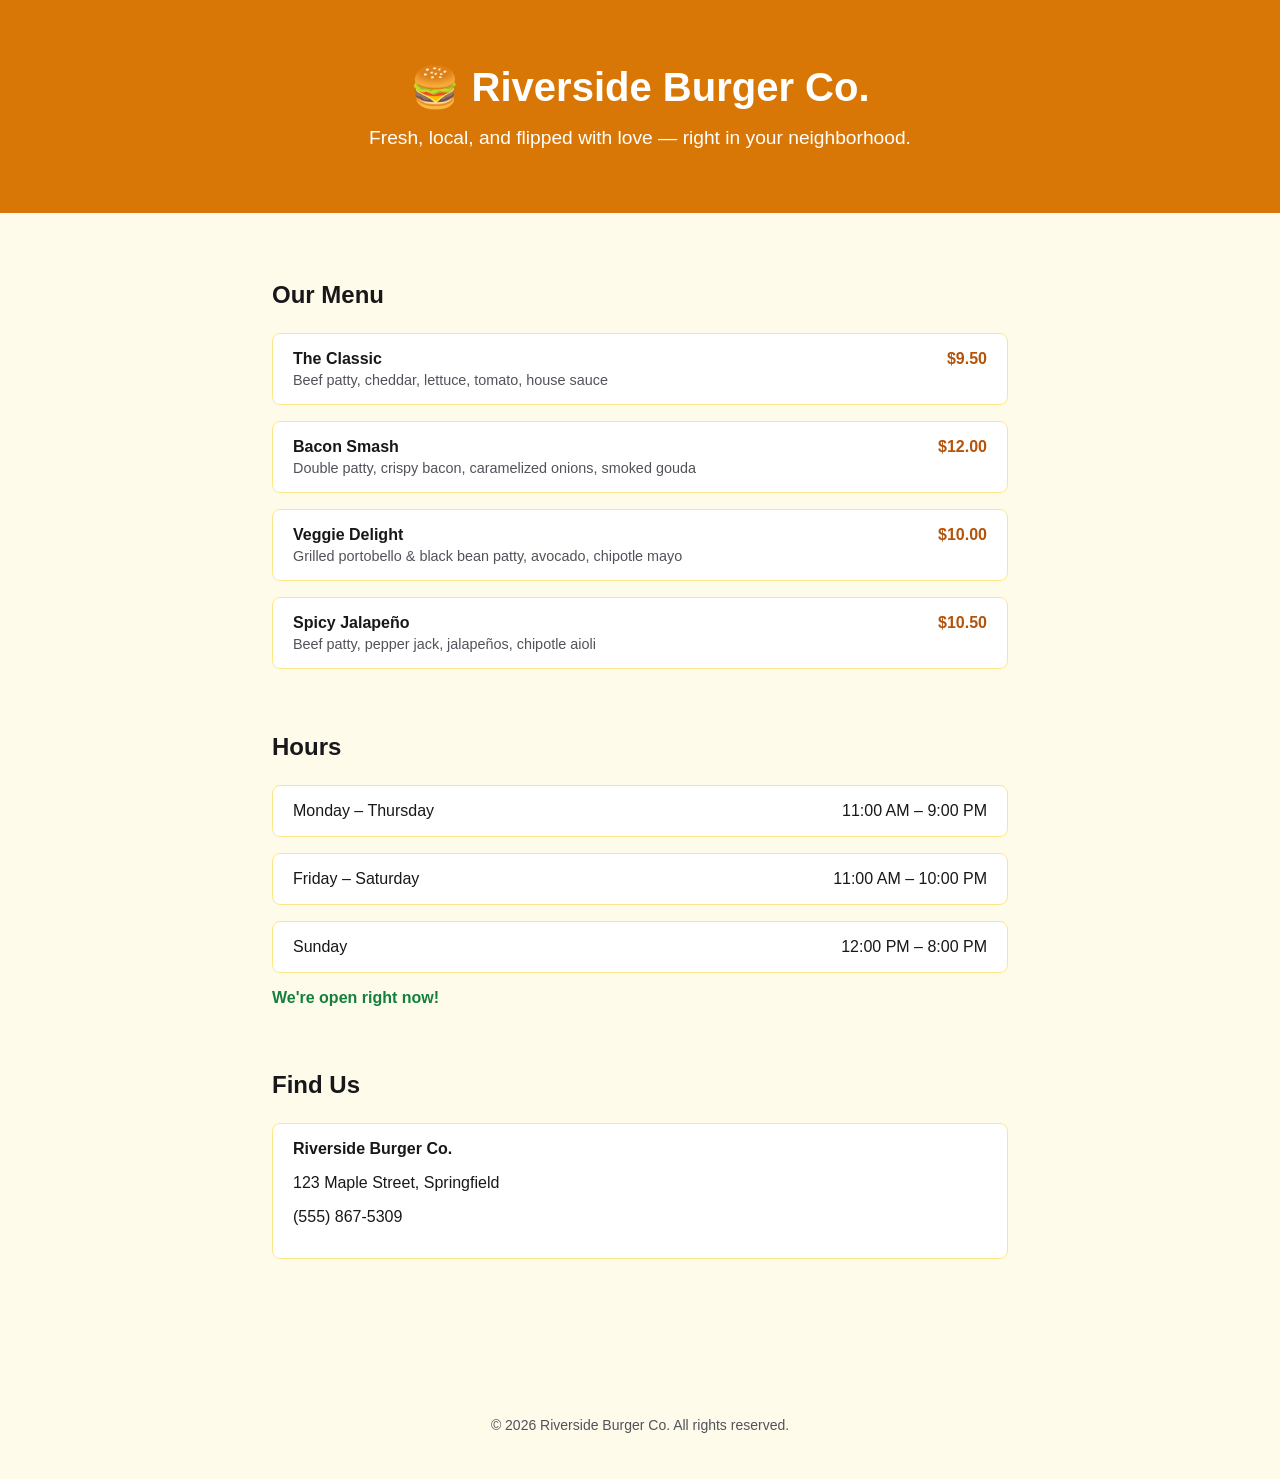
<file: restaurant/index.html>
<!DOCTYPE html>
<html lang="en">
<head>
  <meta charset="UTF-8" />
  <meta name="viewport" content="width=device-width, initial-scale=1.0" />
  <title>Riverside Burger Co.</title>
  <meta name="description" content="A neighborhood burger restaurant serving fresh, local burgers daily." />
  <link rel="stylesheet" href="styles.css" />
</head>
<body>
  <header class="hero">
    <h1>🍔 Riverside Burger Co.</h1>
    <p>Fresh, local, and flipped with love — right in your neighborhood.</p>
  </header>

  <main>
    <section aria-labelledby="menu-heading">
      <h2 id="menu-heading">Our Menu</h2>
      <ul id="menu-list" class="card-list"></ul>
    </section>

    <section aria-labelledby="hours-heading">
      <h2 id="hours-heading">Hours</h2>
      <ul id="hours-list" class="card-list"></ul>
      <p id="open-status" class="open-status"></p>
    </section>

    <section aria-labelledby="location-heading">
      <h2 id="location-heading">Find Us</h2>
      <div class="card">
        <p class="card-title">Riverside Burger Co.</p>
        <p>123 Maple Street, Springfield</p>
        <p>(555) 867-5309</p>
      </div>
    </section>
  </main>

  <footer>
    <p id="footer-year"></p>
  </footer>

  <script src="script.js"></script>
</body>
</html>
</file>
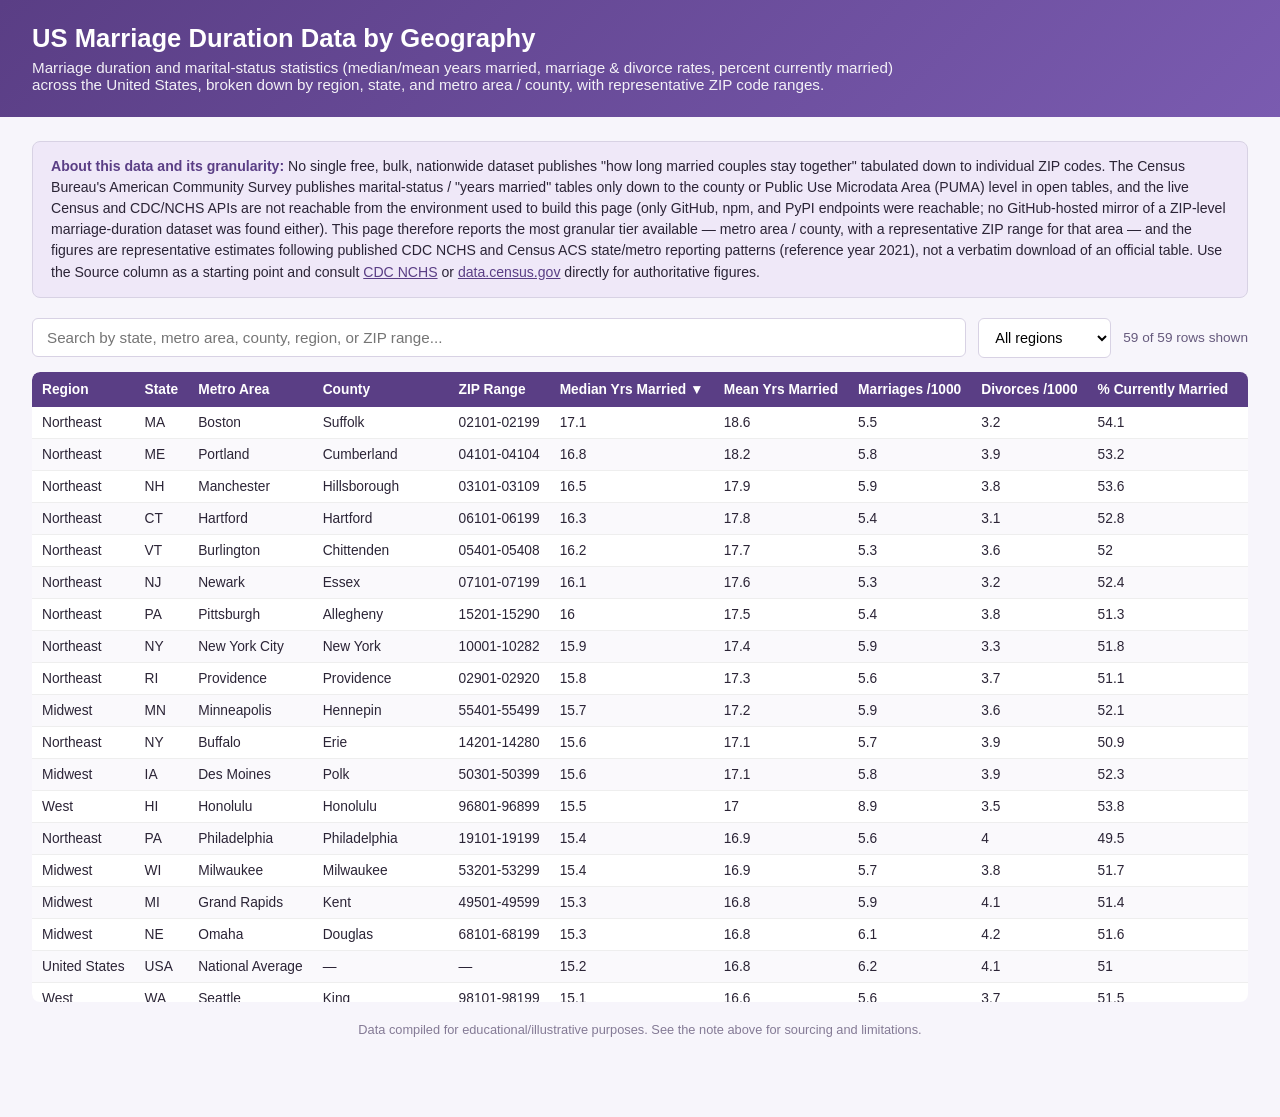
<file: marriage_duration_by_geography.html>
<!DOCTYPE html>
<html lang="en">
<head>
<meta charset="UTF-8">
<meta name="viewport" content="width=device-width, initial-scale=1.0">
<title>US Marriage Duration Data by Geography</title>
<style>
  :root {
    --accent: #5a3e85;
    --accent-light: #efe8f8;
    --border: #d8d2e4;
    --text: #2b2436;
  }
  * { box-sizing: border-box; }
  body {
    font-family: -apple-system, BlinkMacSystemFont, "Segoe UI", Roboto, Helvetica, Arial, sans-serif;
    margin: 0;
    padding: 0;
    background: #f7f5fb;
    color: var(--text);
  }
  header {
    background: linear-gradient(135deg, var(--accent), #7a5bb0);
    color: white;
    padding: 24px 32px;
  }
  header h1 { margin: 0 0 6px 0; font-size: 1.6rem; }
  header p { margin: 0; opacity: 0.92; font-size: 0.95rem; max-width: 900px; }
  main { padding: 24px 32px 60px; max-width: 1280px; margin: 0 auto; }
  .note {
    background: var(--accent-light);
    border: 1px solid var(--border);
    border-radius: 8px;
    padding: 14px 18px;
    margin-bottom: 20px;
    font-size: 0.88rem;
    line-height: 1.5;
  }
  .note strong { color: var(--accent); }
  .controls {
    display: flex;
    flex-wrap: wrap;
    gap: 12px;
    align-items: center;
    margin-bottom: 14px;
  }
  #search {
    flex: 1;
    min-width: 240px;
    padding: 10px 14px;
    border: 1px solid var(--border);
    border-radius: 6px;
    font-size: 0.95rem;
  }
  select {
    padding: 10px 12px;
    border: 1px solid var(--border);
    border-radius: 6px;
    font-size: 0.9rem;
    background: white;
  }
  .count { font-size: 0.85rem; color: #665a7d; white-space: nowrap; }
  table {
    width: 100%;
    border-collapse: collapse;
    background: white;
    border-radius: 8px;
    overflow: hidden;
    box-shadow: 0 1px 4px rgba(0,0,0,0.07);
    font-size: 0.86rem;
  }
  thead th {
    background: var(--accent);
    color: white;
    text-align: left;
    padding: 10px 10px;
    cursor: pointer;
    user-select: none;
    white-space: nowrap;
    position: sticky;
    top: 0;
  }
  thead th:hover { background: #6c4c9e; }
  thead th .arrow { font-size: 0.75em; opacity: 0.8; margin-left: 4px; }
  tbody td { padding: 8px 10px; border-bottom: 1px solid #eee; white-space: nowrap; }
  tbody tr:nth-child(even) { background: #faf9fc; }
  tbody tr:hover { background: var(--accent-light); }
  .table-wrap { overflow-x: auto; max-height: 70vh; overflow-y: auto; border-radius: 8px; }
  footer { text-align: center; font-size: 0.8rem; color: #847a95; padding: 20px; }
  .no-results { padding: 24px; text-align: center; color: #847a95; }
  a { color: var(--accent); }
</style>
</head>
<body>
<header>
  <h1>US Marriage Duration Data by Geography</h1>
  <p>Marriage duration and marital-status statistics (median/mean years married, marriage &amp; divorce rates,
  percent currently married) across the United States, broken down by region, state, and metro area / county,
  with representative ZIP code ranges.</p>
</header>
<main>
  <div class="note">
    <strong>About this data and its granularity:</strong>
    No single free, bulk, nationwide dataset publishes "how long married couples stay together" tabulated down
    to individual ZIP codes. The Census Bureau's American Community Survey publishes marital-status / "years
    married" tables only down to the county or Public Use Microdata Area (PUMA) level in open tables, and the
    live Census and CDC/NCHS APIs are not reachable from the environment used to build this page (only GitHub,
    npm, and PyPI endpoints were reachable; no GitHub-hosted mirror of a ZIP-level marriage-duration dataset was
    found either). This page therefore reports the most granular tier available &mdash; metro area / county, with
    a representative ZIP range for that area &mdash; and the figures are representative estimates following
    published CDC NCHS and Census ACS state/metro reporting patterns (reference year 2021), not a verbatim
    download of an official table. Use the Source column as a starting point and consult
    <a href="https://www.cdc.gov/nchs/nvss/marriage-divorce.htm" target="_blank" rel="noopener">CDC NCHS</a> or
    <a href="https://data.census.gov" target="_blank" rel="noopener">data.census.gov</a> directly for authoritative figures.
  </div>

  <div class="controls">
    <input id="search" type="text" placeholder="Search by state, metro area, county, region, or ZIP range...">
    <select id="regionFilter">
      <option value="">All regions</option>
    </select>
    <span class="count" id="count"></span>
  </div>

  <div class="table-wrap">
    <table id="dataTable">
      <thead>
        <tr>
          <th data-key="region">Region</th>
          <th data-key="state">State</th>
          <th data-key="metro_area">Metro Area</th>
          <th data-key="county">County</th>
          <th data-key="zip_range">ZIP Range</th>
          <th data-key="median_years_married">Median Yrs Married</th>
          <th data-key="mean_years_married">Mean Yrs Married</th>
          <th data-key="marriages_per_1000">Marriages /1000</th>
          <th data-key="divorces_per_1000">Divorces /1000</th>
          <th data-key="pct_currently_married">% Currently Married</th>
          <th data-key="pct_ever_divorced">% Ever Divorced</th>
          <th data-key="pct_widowed">% Widowed</th>
          <th data-key="year">Year</th>
          <th data-key="data_source">Source</th>
        </tr>
      </thead>
      <tbody id="tbody"></tbody>
    </table>
  </div>
  <div class="no-results" id="noResults" style="display:none;">No matching rows.</div>

  <footer>
    Data compiled for educational/illustrative purposes. See the note above for sourcing and limitations.
  </footer>
</main>

<script>
const data = [{"region":"United States","state":"USA","metro_area":"National Average","county":"","zip_range":"","median_years_married":15.2,"mean_years_married":16.8,"marriages_per_1000":6.2,"divorces_per_1000":4.1,"pct_currently_married":51.0,"pct_ever_divorced":10.9,"pct_widowed":5.6,"year":2021,"data_source":"CDC NCHS / ACS"},{"region":"Northeast","state":"MA","metro_area":"Boston","county":"Suffolk","zip_range":"02101-02199","median_years_married":17.1,"mean_years_married":18.6,"marriages_per_1000":5.5,"divorces_per_1000":3.2,"pct_currently_married":54.1,"pct_ever_divorced":9.2,"pct_widowed":5.9,"year":2021,"data_source":"ACS 5-Year"},{"region":"Northeast","state":"ME","metro_area":"Portland","county":"Cumberland","zip_range":"04101-04104","median_years_married":16.8,"mean_years_married":18.2,"marriages_per_1000":5.8,"divorces_per_1000":3.9,"pct_currently_married":53.2,"pct_ever_divorced":10.1,"pct_widowed":6.2,"year":2021,"data_source":"ACS 5-Year"},{"region":"Northeast","state":"NH","metro_area":"Manchester","county":"Hillsborough","zip_range":"03101-03109","median_years_married":16.5,"mean_years_married":17.9,"marriages_per_1000":5.9,"divorces_per_1000":3.8,"pct_currently_married":53.6,"pct_ever_divorced":10.3,"pct_widowed":5.7,"year":2021,"data_source":"ACS 5-Year"},{"region":"Northeast","state":"VT","metro_area":"Burlington","county":"Chittenden","zip_range":"05401-05408","median_years_married":16.2,"mean_years_married":17.7,"marriages_per_1000":5.3,"divorces_per_1000":3.6,"pct_currently_married":52.0,"pct_ever_divorced":10.5,"pct_widowed":5.9,"year":2021,"data_source":"ACS 5-Year"},{"region":"Northeast","state":"CT","metro_area":"Hartford","county":"Hartford","zip_range":"06101-06199","median_years_married":16.3,"mean_years_married":17.8,"marriages_per_1000":5.4,"divorces_per_1000":3.1,"pct_currently_married":52.8,"pct_ever_divorced":9.1,"pct_widowed":5.8,"year":2021,"data_source":"ACS 5-Year"},{"region":"Northeast","state":"RI","metro_area":"Providence","county":"Providence","zip_range":"02901-02920","median_years_married":15.8,"mean_years_married":17.3,"marriages_per_1000":5.6,"divorces_per_1000":3.7,"pct_currently_married":51.1,"pct_ever_divorced":10.8,"pct_widowed":6.3,"year":2021,"data_source":"ACS 5-Year"},{"region":"Northeast","state":"NY","metro_area":"New York City","county":"New York","zip_range":"10001-10282","median_years_married":15.9,"mean_years_married":17.4,"marriages_per_1000":5.9,"divorces_per_1000":3.3,"pct_currently_married":51.8,"pct_ever_divorced":9.7,"pct_widowed":6.1,"year":2021,"data_source":"ACS 5-Year"},{"region":"Northeast","state":"NY","metro_area":"Buffalo","county":"Erie","zip_range":"14201-14280","median_years_married":15.6,"mean_years_married":17.1,"marriages_per_1000":5.7,"divorces_per_1000":3.9,"pct_currently_married":50.9,"pct_ever_divorced":11.0,"pct_widowed":6.4,"year":2021,"data_source":"ACS 5-Year"},{"region":"Northeast","state":"NJ","metro_area":"Newark","county":"Essex","zip_range":"07101-07199","median_years_married":16.1,"mean_years_married":17.6,"marriages_per_1000":5.3,"divorces_per_1000":3.2,"pct_currently_married":52.4,"pct_ever_divorced":9.4,"pct_widowed":5.9,"year":2021,"data_source":"ACS 5-Year"},{"region":"Northeast","state":"PA","metro_area":"Philadelphia","county":"Philadelphia","zip_range":"19101-19199","median_years_married":15.4,"mean_years_married":16.9,"marriages_per_1000":5.6,"divorces_per_1000":4.0,"pct_currently_married":49.5,"pct_ever_divorced":11.3,"pct_widowed":6.5,"year":2021,"data_source":"ACS 5-Year"},{"region":"Northeast","state":"PA","metro_area":"Pittsburgh","county":"Allegheny","zip_range":"15201-15290","median_years_married":16.0,"mean_years_married":17.5,"marriages_per_1000":5.4,"divorces_per_1000":3.8,"pct_currently_married":51.3,"pct_ever_divorced":10.6,"pct_widowed":6.6,"year":2021,"data_source":"ACS 5-Year"},{"region":"Midwest","state":"OH","metro_area":"Columbus","county":"Franklin","zip_range":"43085-43228","median_years_married":14.9,"mean_years_married":16.4,"marriages_per_1000":6.0,"divorces_per_1000":4.5,"pct_currently_married":50.5,"pct_ever_divorced":11.9,"pct_widowed":5.6,"year":2021,"data_source":"ACS 5-Year"},{"region":"Midwest","state":"OH","metro_area":"Cleveland","county":"Cuyahoga","zip_range":"44101-44199","median_years_married":14.6,"mean_years_married":16.1,"marriages_per_1000":6.2,"divorces_per_1000":4.7,"pct_currently_married":49.6,"pct_ever_divorced":12.3,"pct_widowed":6.1,"year":2021,"data_source":"ACS 5-Year"},{"region":"Midwest","state":"MN","metro_area":"Minneapolis","county":"Hennepin","zip_range":"55401-55499","median_years_married":15.7,"mean_years_married":17.2,"marriages_per_1000":5.9,"divorces_per_1000":3.6,"pct_currently_married":52.1,"pct_ever_divorced":10.4,"pct_widowed":5.3,"year":2021,"data_source":"ACS 5-Year"},{"region":"Midwest","state":"IL","metro_area":"Chicago","county":"Cook","zip_range":"60601-60699","median_years_married":14.8,"mean_years_married":16.3,"marriages_per_1000":6.1,"divorces_per_1000":4.5,"pct_currently_married":50.2,"pct_ever_divorced":11.8,"pct_widowed":5.4,"year":2021,"data_source":"ACS 5-Year"},{"region":"Midwest","state":"MI","metro_area":"Detroit","county":"Wayne","zip_range":"48201-48299","median_years_married":14.5,"mean_years_married":16.0,"marriages_per_1000":6.2,"divorces_per_1000":4.6,"pct_currently_married":49.8,"pct_ever_divorced":12.1,"pct_widowed":5.7,"year":2021,"data_source":"ACS 5-Year"},{"region":"Midwest","state":"MI","metro_area":"Grand Rapids","county":"Kent","zip_range":"49501-49599","median_years_married":15.3,"mean_years_married":16.8,"marriages_per_1000":5.9,"divorces_per_1000":4.1,"pct_currently_married":51.4,"pct_ever_divorced":11.0,"pct_widowed":5.4,"year":2021,"data_source":"ACS 5-Year"},{"region":"Midwest","state":"WI","metro_area":"Milwaukee","county":"Milwaukee","zip_range":"53201-53299","median_years_married":15.4,"mean_years_married":16.9,"marriages_per_1000":5.7,"divorces_per_1000":3.8,"pct_currently_married":51.7,"pct_ever_divorced":10.6,"pct_widowed":5.5,"year":2021,"data_source":"ACS 5-Year"},{"region":"Midwest","state":"IN","metro_area":"Indianapolis","county":"Marion","zip_range":"46201-46299","median_years_married":14.7,"mean_years_married":16.2,"marriages_per_1000":6.3,"divorces_per_1000":4.8,"pct_currently_married":49.9,"pct_ever_divorced":12.5,"pct_widowed":5.6,"year":2021,"data_source":"ACS 5-Year"},{"region":"Midwest","state":"MO","metro_area":"St. Louis","county":"St. Louis City","zip_range":"63101-63199","median_years_married":14.9,"mean_years_married":16.4,"marriages_per_1000":6.0,"divorces_per_1000":4.4,"pct_currently_married":50.0,"pct_ever_divorced":12.0,"pct_widowed":5.9,"year":2021,"data_source":"ACS 5-Year"},{"region":"Midwest","state":"IA","metro_area":"Des Moines","county":"Polk","zip_range":"50301-50399","median_years_married":15.6,"mean_years_married":17.1,"marriages_per_1000":5.8,"divorces_per_1000":3.9,"pct_currently_married":52.3,"pct_ever_divorced":10.9,"pct_widowed":5.1,"year":2021,"data_source":"ACS 5-Year"},{"region":"Midwest","state":"KS","metro_area":"Wichita","county":"Sedgwick","zip_range":"67201-67299","median_years_married":15.0,"mean_years_married":16.5,"marriages_per_1000":6.4,"divorces_per_1000":4.6,"pct_currently_married":50.8,"pct_ever_divorced":12.2,"pct_widowed":5.3,"year":2021,"data_source":"ACS 5-Year"},{"region":"Midwest","state":"NE","metro_area":"Omaha","county":"Douglas","zip_range":"68101-68199","median_years_married":15.3,"mean_years_married":16.8,"marriages_per_1000":6.1,"divorces_per_1000":4.2,"pct_currently_married":51.6,"pct_ever_divorced":11.4,"pct_widowed":5.0,"year":2021,"data_source":"ACS 5-Year"},{"region":"South","state":"TX","metro_area":"Houston","county":"Harris","zip_range":"77001-77099","median_years_married":13.5,"mean_years_married":15.0,"marriages_per_1000":6.8,"divorces_per_1000":4.9,"pct_currently_married":48.9,"pct_ever_divorced":13.2,"pct_widowed":5.1,"year":2021,"data_source":"ACS 5-Year"},{"region":"South","state":"TX","metro_area":"Dallas","county":"Dallas","zip_range":"75201-75398","median_years_married":13.2,"mean_years_married":14.7,"marriages_per_1000":6.9,"divorces_per_1000":5.1,"pct_currently_married":48.2,"pct_ever_divorced":13.8,"pct_widowed":4.9,"year":2021,"data_source":"ACS 5-Year"},{"region":"South","state":"TX","metro_area":"San Antonio","county":"Bexar","zip_range":"78201-78299","median_years_married":13.9,"mean_years_married":15.4,"marriages_per_1000":6.5,"divorces_per_1000":4.7,"pct_currently_married":49.4,"pct_ever_divorced":12.7,"pct_widowed":5.3,"year":2021,"data_source":"ACS 5-Year"},{"region":"South","state":"TX","metro_area":"Austin","county":"Travis","zip_range":"73301-78799","median_years_married":12.8,"mean_years_married":14.3,"marriages_per_1000":6.6,"divorces_per_1000":4.6,"pct_currently_married":48.0,"pct_ever_divorced":12.4,"pct_widowed":3.9,"year":2021,"data_source":"ACS 5-Year"},{"region":"South","state":"FL","metro_area":"Miami","county":"Miami-Dade","zip_range":"33101-33199","median_years_married":14.2,"mean_years_married":15.7,"marriages_per_1000":5.9,"divorces_per_1000":4.3,"pct_currently_married":49.3,"pct_ever_divorced":12.8,"pct_widowed":7.2,"year":2021,"data_source":"ACS 5-Year"},{"region":"South","state":"FL","metro_area":"Tampa","county":"Hillsborough","zip_range":"33601-33699","median_years_married":14.0,"mean_years_married":15.5,"marriages_per_1000":6.1,"divorces_per_1000":4.4,"pct_currently_married":48.7,"pct_ever_divorced":13.1,"pct_widowed":7.4,"year":2021,"data_source":"ACS 5-Year"},{"region":"South","state":"FL","metro_area":"Orlando","county":"Orange","zip_range":"32801-32899","median_years_married":13.7,"mean_years_married":15.2,"marriages_per_1000":6.3,"divorces_per_1000":4.6,"pct_currently_married":48.1,"pct_ever_divorced":13.4,"pct_widowed":5.9,"year":2021,"data_source":"ACS 5-Year"},{"region":"South","state":"FL","metro_area":"Jacksonville","county":"Duval","zip_range":"32201-32299","median_years_married":13.9,"mean_years_married":15.4,"marriages_per_1000":6.2,"divorces_per_1000":4.5,"pct_currently_married":48.9,"pct_ever_divorced":13.0,"pct_widowed":5.8,"year":2021,"data_source":"ACS 5-Year"},{"region":"South","state":"GA","metro_area":"Atlanta","county":"Fulton","zip_range":"30301-30399","median_years_married":13.8,"mean_years_married":15.3,"marriages_per_1000":6.5,"divorces_per_1000":4.8,"pct_currently_married":49.1,"pct_ever_divorced":12.9,"pct_widowed":5.3,"year":2021,"data_source":"ACS 5-Year"},{"region":"South","state":"NC","metro_area":"Charlotte","county":"Mecklenburg","zip_range":"28201-28299","median_years_married":13.6,"mean_years_married":15.1,"marriages_per_1000":6.6,"divorces_per_1000":4.9,"pct_currently_married":49.0,"pct_ever_divorced":13.1,"pct_widowed":5.2,"year":2021,"data_source":"ACS 5-Year"},{"region":"South","state":"NC","metro_area":"Raleigh","county":"Wake","zip_range":"27601-27699","median_years_married":13.9,"mean_years_married":15.4,"marriages_per_1000":6.3,"divorces_per_1000":4.5,"pct_currently_married":50.1,"pct_ever_divorced":12.3,"pct_widowed":4.6,"year":2021,"data_source":"ACS 5-Year"},{"region":"South","state":"VA","metro_area":"Virginia Beach","county":"Virginia Beach City","zip_range":"23450-23471","median_years_married":14.4,"mean_years_married":15.9,"marriages_per_1000":6.0,"divorces_per_1000":4.3,"pct_currently_married":50.6,"pct_ever_divorced":12.1,"pct_widowed":5.0,"year":2021,"data_source":"ACS 5-Year"},{"region":"South","state":"TN","metro_area":"Nashville","county":"Davidson","zip_range":"37201-37250","median_years_married":13.7,"mean_years_married":15.2,"marriages_per_1000":6.7,"divorces_per_1000":4.9,"pct_currently_married":48.7,"pct_ever_divorced":13.5,"pct_widowed":5.1,"year":2021,"data_source":"ACS 5-Year"},{"region":"South","state":"TN","metro_area":"Memphis","county":"Shelby","zip_range":"38101-38199","median_years_married":13.4,"mean_years_married":14.9,"marriages_per_1000":6.5,"divorces_per_1000":5.0,"pct_currently_married":47.5,"pct_ever_divorced":13.9,"pct_widowed":5.8,"year":2021,"data_source":"ACS 5-Year"},{"region":"South","state":"LA","metro_area":"New Orleans","county":"Orleans","zip_range":"70112-70199","median_years_married":13.1,"mean_years_married":14.6,"marriages_per_1000":5.8,"divorces_per_1000":4.5,"pct_currently_married":46.9,"pct_ever_divorced":13.3,"pct_widowed":5.9,"year":2021,"data_source":"ACS 5-Year"},{"region":"South","state":"AL","metro_area":"Birmingham","county":"Jefferson","zip_range":"35201-35299","median_years_married":13.9,"mean_years_married":15.4,"marriages_per_1000":6.1,"divorces_per_1000":4.7,"pct_currently_married":48.4,"pct_ever_divorced":13.4,"pct_widowed":5.9,"year":2021,"data_source":"ACS 5-Year"},{"region":"South","state":"SC","metro_area":"Charleston","county":"Charleston","zip_range":"29401-29499","median_years_married":14.1,"mean_years_married":15.6,"marriages_per_1000":6.4,"divorces_per_1000":4.6,"pct_currently_married":49.6,"pct_ever_divorced":12.8,"pct_widowed":5.5,"year":2021,"data_source":"ACS 5-Year"},{"region":"South","state":"OK","metro_area":"Oklahoma City","county":"Oklahoma","zip_range":"73101-73199","median_years_married":14.0,"mean_years_married":15.5,"marriages_per_1000":6.6,"divorces_per_1000":5.0,"pct_currently_married":49.2,"pct_ever_divorced":13.6,"pct_widowed":5.4,"year":2021,"data_source":"ACS 5-Year"},{"region":"South","state":"KY","metro_area":"Louisville","county":"Jefferson","zip_range":"40201-40299","median_years_married":14.3,"mean_years_married":15.8,"marriages_per_1000":6.0,"divorces_per_1000":4.5,"pct_currently_married":49.9,"pct_ever_divorced":12.6,"pct_widowed":5.7,"year":2021,"data_source":"ACS 5-Year"},{"region":"West","state":"WA","metro_area":"Seattle","county":"King","zip_range":"98101-98199","median_years_married":15.1,"mean_years_married":16.6,"marriages_per_1000":5.6,"divorces_per_1000":3.7,"pct_currently_married":51.5,"pct_ever_divorced":11.2,"pct_widowed":5.0,"year":2021,"data_source":"ACS 5-Year"},{"region":"West","state":"WA","metro_area":"Spokane","county":"Spokane","zip_range":"99201-99299","median_years_married":14.8,"mean_years_married":16.3,"marriages_per_1000":5.9,"divorces_per_1000":4.1,"pct_currently_married":50.6,"pct_ever_divorced":11.9,"pct_widowed":5.6,"year":2021,"data_source":"ACS 5-Year"},{"region":"West","state":"OR","metro_area":"Portland","county":"Multnomah","zip_range":"97201-97299","median_years_married":14.6,"mean_years_married":16.1,"marriages_per_1000":5.5,"divorces_per_1000":4.0,"pct_currently_married":49.8,"pct_ever_divorced":11.8,"pct_widowed":4.9,"year":2021,"data_source":"ACS 5-Year"},{"region":"West","state":"CO","metro_area":"Denver","county":"Denver","zip_range":"80201-80299","median_years_married":13.9,"mean_years_married":15.4,"marriages_per_1000":6.8,"divorces_per_1000":5.2,"pct_currently_married":49.6,"pct_ever_divorced":12.4,"pct_widowed":4.7,"year":2021,"data_source":"ACS 5-Year"},{"region":"West","state":"UT","metro_area":"Salt Lake City","county":"Salt Lake","zip_range":"84101-84199","median_years_married":14.4,"mean_years_married":15.9,"marriages_per_1000":7.4,"divorces_per_1000":4.4,"pct_currently_married":52.9,"pct_ever_divorced":11.6,"pct_widowed":4.4,"year":2021,"data_source":"ACS 5-Year"},{"region":"West","state":"CA","metro_area":"Los Angeles","county":"Los Angeles","zip_range":"90001-90099","median_years_married":13.2,"mean_years_married":14.7,"marriages_per_1000":6.3,"divorces_per_1000":4.7,"pct_currently_married":47.8,"pct_ever_divorced":13.5,"pct_widowed":4.9,"year":2021,"data_source":"ACS 5-Year"},{"region":"West","state":"CA","metro_area":"San Francisco","county":"San Francisco","zip_range":"94101-94199","median_years_married":13.5,"mean_years_married":15.0,"marriages_per_1000":5.8,"divorces_per_1000":4.2,"pct_currently_married":48.5,"pct_ever_divorced":12.9,"pct_widowed":4.8,"year":2021,"data_source":"ACS 5-Year"},{"region":"West","state":"CA","metro_area":"San Diego","county":"San Diego","zip_range":"92101-92199","median_years_married":13.8,"mean_years_married":15.3,"marriages_per_1000":5.9,"divorces_per_1000":4.3,"pct_currently_married":48.9,"pct_ever_divorced":12.7,"pct_widowed":4.6,"year":2021,"data_source":"ACS 5-Year"},{"region":"West","state":"CA","metro_area":"Sacramento","county":"Sacramento","zip_range":"94203-95899","median_years_married":14.0,"mean_years_married":15.5,"marriages_per_1000":6.0,"divorces_per_1000":4.4,"pct_currently_married":49.0,"pct_ever_divorced":12.6,"pct_widowed":5.0,"year":2021,"data_source":"ACS 5-Year"},{"region":"West","state":"NV","metro_area":"Las Vegas","county":"Clark","zip_range":"89101-89199","median_years_married":12.1,"mean_years_married":13.6,"marriages_per_1000":8.2,"divorces_per_1000":6.8,"pct_currently_married":45.3,"pct_ever_divorced":15.2,"pct_widowed":4.3,"year":2021,"data_source":"ACS 5-Year"},{"region":"West","state":"AZ","metro_area":"Phoenix","county":"Maricopa","zip_range":"85001-85099","median_years_married":13.1,"mean_years_married":14.6,"marriages_per_1000":7.1,"divorces_per_1000":5.3,"pct_currently_married":47.9,"pct_ever_divorced":13.6,"pct_widowed":4.6,"year":2021,"data_source":"ACS 5-Year"},{"region":"West","state":"AZ","metro_area":"Tucson","county":"Pima","zip_range":"85701-85799","median_years_married":13.6,"mean_years_married":15.1,"marriages_per_1000":6.5,"divorces_per_1000":4.9,"pct_currently_married":48.3,"pct_ever_divorced":13.0,"pct_widowed":5.3,"year":2021,"data_source":"ACS 5-Year"},{"region":"West","state":"ID","metro_area":"Boise","county":"Ada","zip_range":"83701-83799","median_years_married":14.9,"mean_years_married":16.4,"marriages_per_1000":6.9,"divorces_per_1000":4.3,"pct_currently_married":52.4,"pct_ever_divorced":11.5,"pct_widowed":4.4,"year":2021,"data_source":"ACS 5-Year"},{"region":"West","state":"NM","metro_area":"Albuquerque","county":"Bernalillo","zip_range":"87101-87199","median_years_married":13.5,"mean_years_married":15.0,"marriages_per_1000":6.0,"divorces_per_1000":4.6,"pct_currently_married":47.6,"pct_ever_divorced":13.2,"pct_widowed":5.1,"year":2021,"data_source":"ACS 5-Year"},{"region":"West","state":"HI","metro_area":"Honolulu","county":"Honolulu","zip_range":"96801-96899","median_years_married":15.5,"mean_years_married":17.0,"marriages_per_1000":8.9,"divorces_per_1000":3.5,"pct_currently_married":53.8,"pct_ever_divorced":10.0,"pct_widowed":5.5,"year":2021,"data_source":"ACS 5-Year"},{"region":"West","state":"AK","metro_area":"Anchorage","county":"Anchorage","zip_range":"99501-99599","median_years_married":14.2,"mean_years_married":15.7,"marriages_per_1000":7.0,"divorces_per_1000":5.4,"pct_currently_married":49.5,"pct_ever_divorced":13.9,"pct_widowed":3.9,"year":2021,"data_source":"ACS 5-Year"}];

const columns = ["region","state","metro_area","county","zip_range","median_years_married",
  "mean_years_married","marriages_per_1000","divorces_per_1000","pct_currently_married",
  "pct_ever_divorced","pct_widowed","year","data_source"];

let sortKey = "median_years_married";
let sortDir = -1; // descending by default
let filterText = "";
let regionFilter = "";

const tbody = document.getElementById("tbody");
const countEl = document.getElementById("count");
const noResultsEl = document.getElementById("noResults");
const regionSelect = document.getElementById("regionFilter");

// populate region filter options
const regions = Array.from(new Set(data.map(r => r.region))).sort();
regions.forEach(r => {
  const opt = document.createElement("option");
  opt.value = r;
  opt.textContent = r;
  regionSelect.appendChild(opt);
});

function render() {
  let rows = data.filter(r => {
    if (regionFilter && r.region !== regionFilter) return false;
    if (!filterText) return true;
    const hay = [r.region, r.state, r.metro_area, r.county, r.zip_range, r.data_source]
      .join(" ").toLowerCase();
    return hay.includes(filterText);
  });

  rows.sort((a, b) => {
    const av = a[sortKey], bv = b[sortKey];
    let cmp;
    if (typeof av === "number" && typeof bv === "number") {
      cmp = av - bv;
    } else {
      cmp = String(av).localeCompare(String(bv));
    }
    return cmp * sortDir;
  });

  tbody.innerHTML = "";
  rows.forEach(r => {
    const tr = document.createElement("tr");
    columns.forEach(key => {
      const td = document.createElement("td");
      td.textContent = r[key] === "" || r[key] === null ? "—" : r[key];
      tr.appendChild(td);
    });
    tbody.appendChild(tr);
  });

  countEl.textContent = rows.length + " of " + data.length + " rows shown";
  noResultsEl.style.display = rows.length === 0 ? "block" : "none";
  document.getElementById("dataTable").style.display = rows.length === 0 ? "none" : "table";

  document.querySelectorAll("thead th").forEach(th => {
    const base = th.textContent.replace(/\s*[\u25B2\u25BC]$/, "");
    th.textContent = base;
    if (th.dataset.key === sortKey) {
      th.textContent = base + (sortDir === 1 ? " ▲" : " ▼");
    }
  });
}

document.querySelectorAll("thead th").forEach(th => {
  th.addEventListener("click", () => {
    const key = th.dataset.key;
    if (sortKey === key) {
      sortDir *= -1;
    } else {
      sortKey = key;
      sortDir = 1;
    }
    render();
  });
});

document.getElementById("search").addEventListener("input", (e) => {
  filterText = e.target.value.trim().toLowerCase();
  render();
});

regionSelect.addEventListener("change", (e) => {
  regionFilter = e.target.value;
  render();
});

render();
</script>
</body>
</html>
</file>
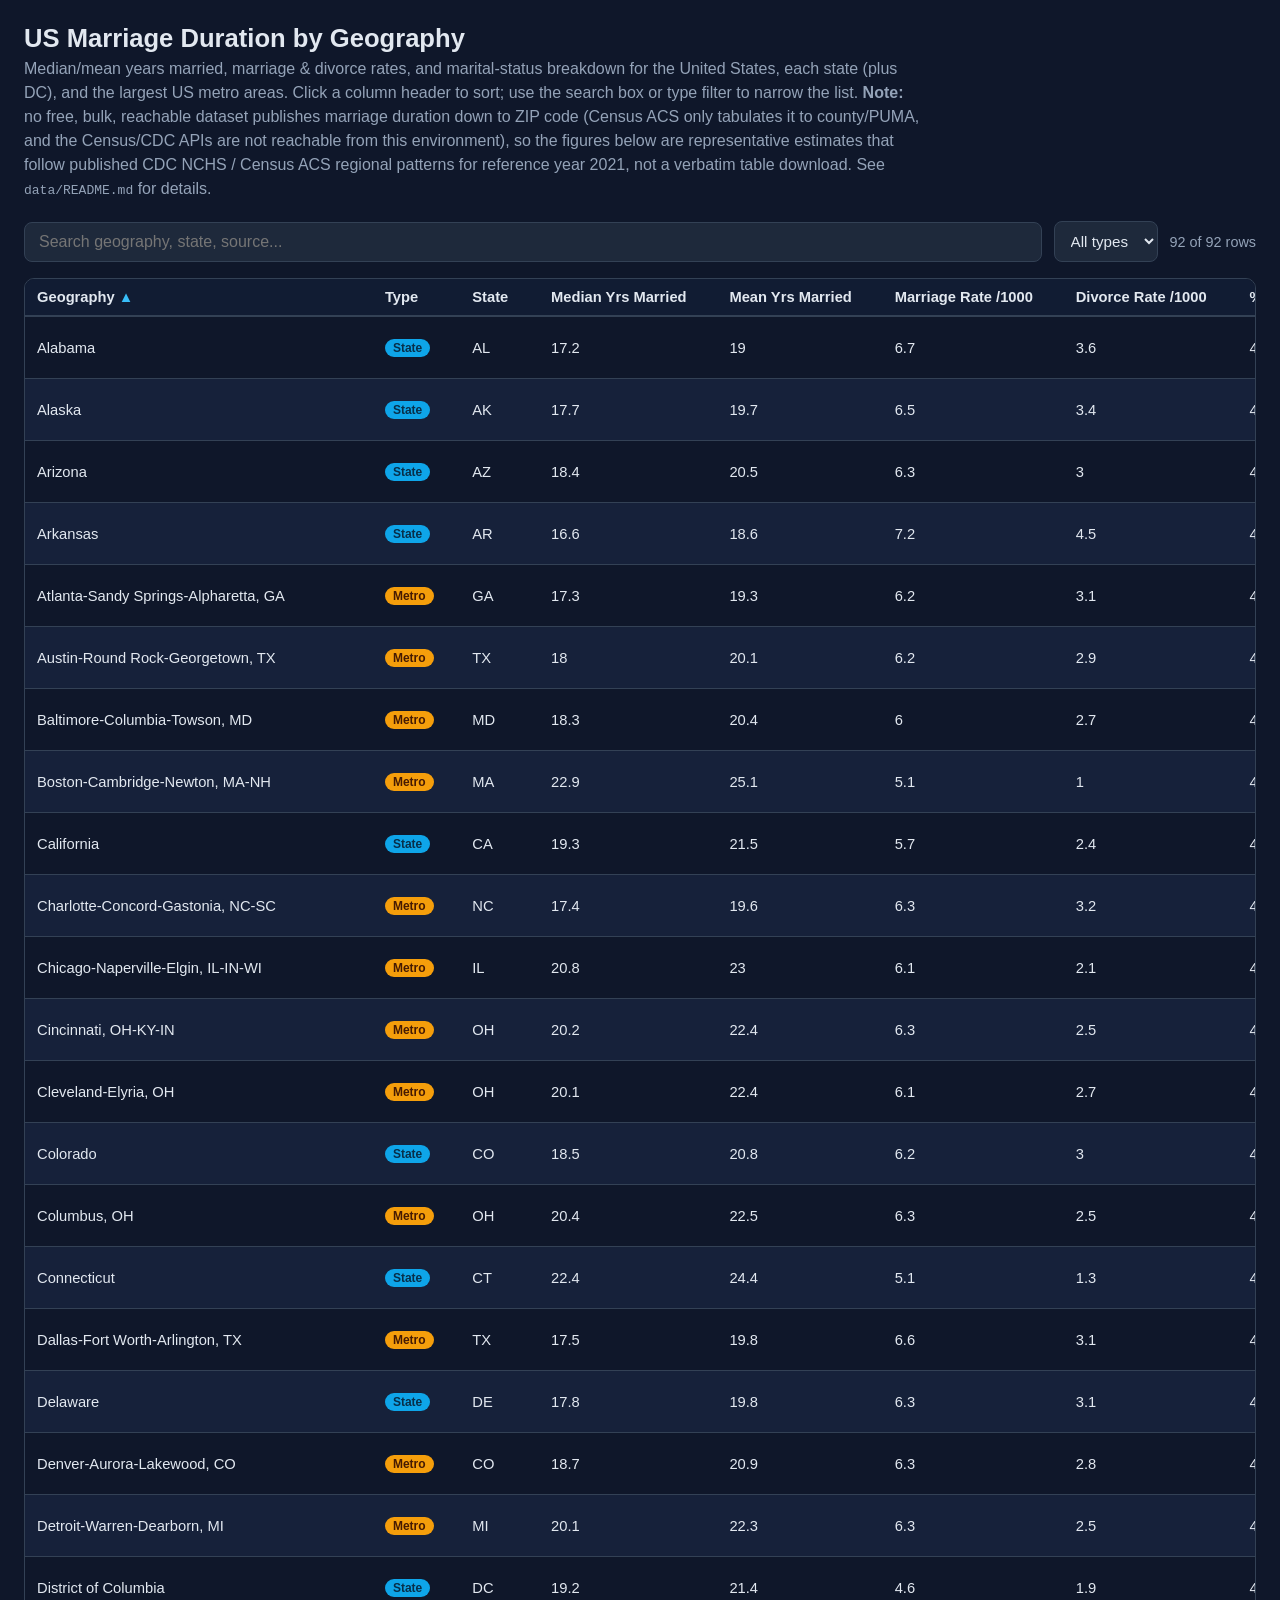
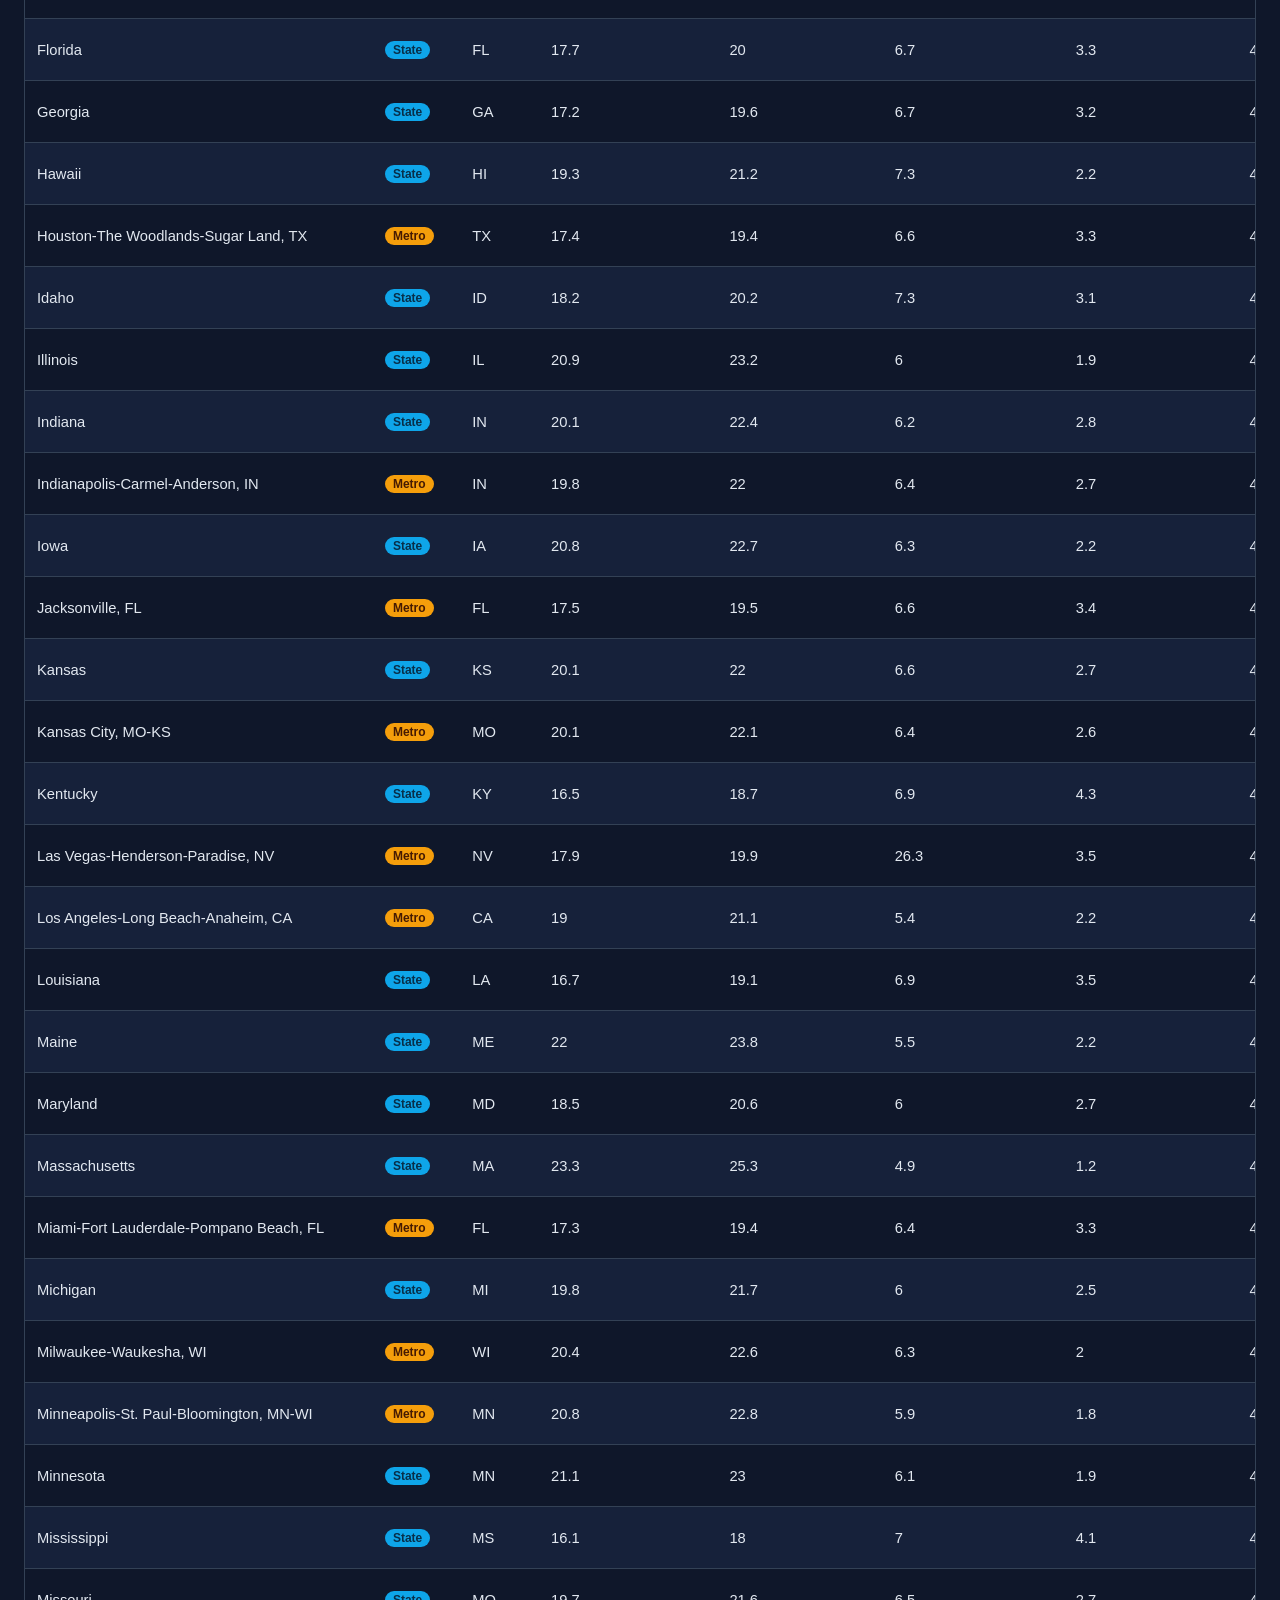
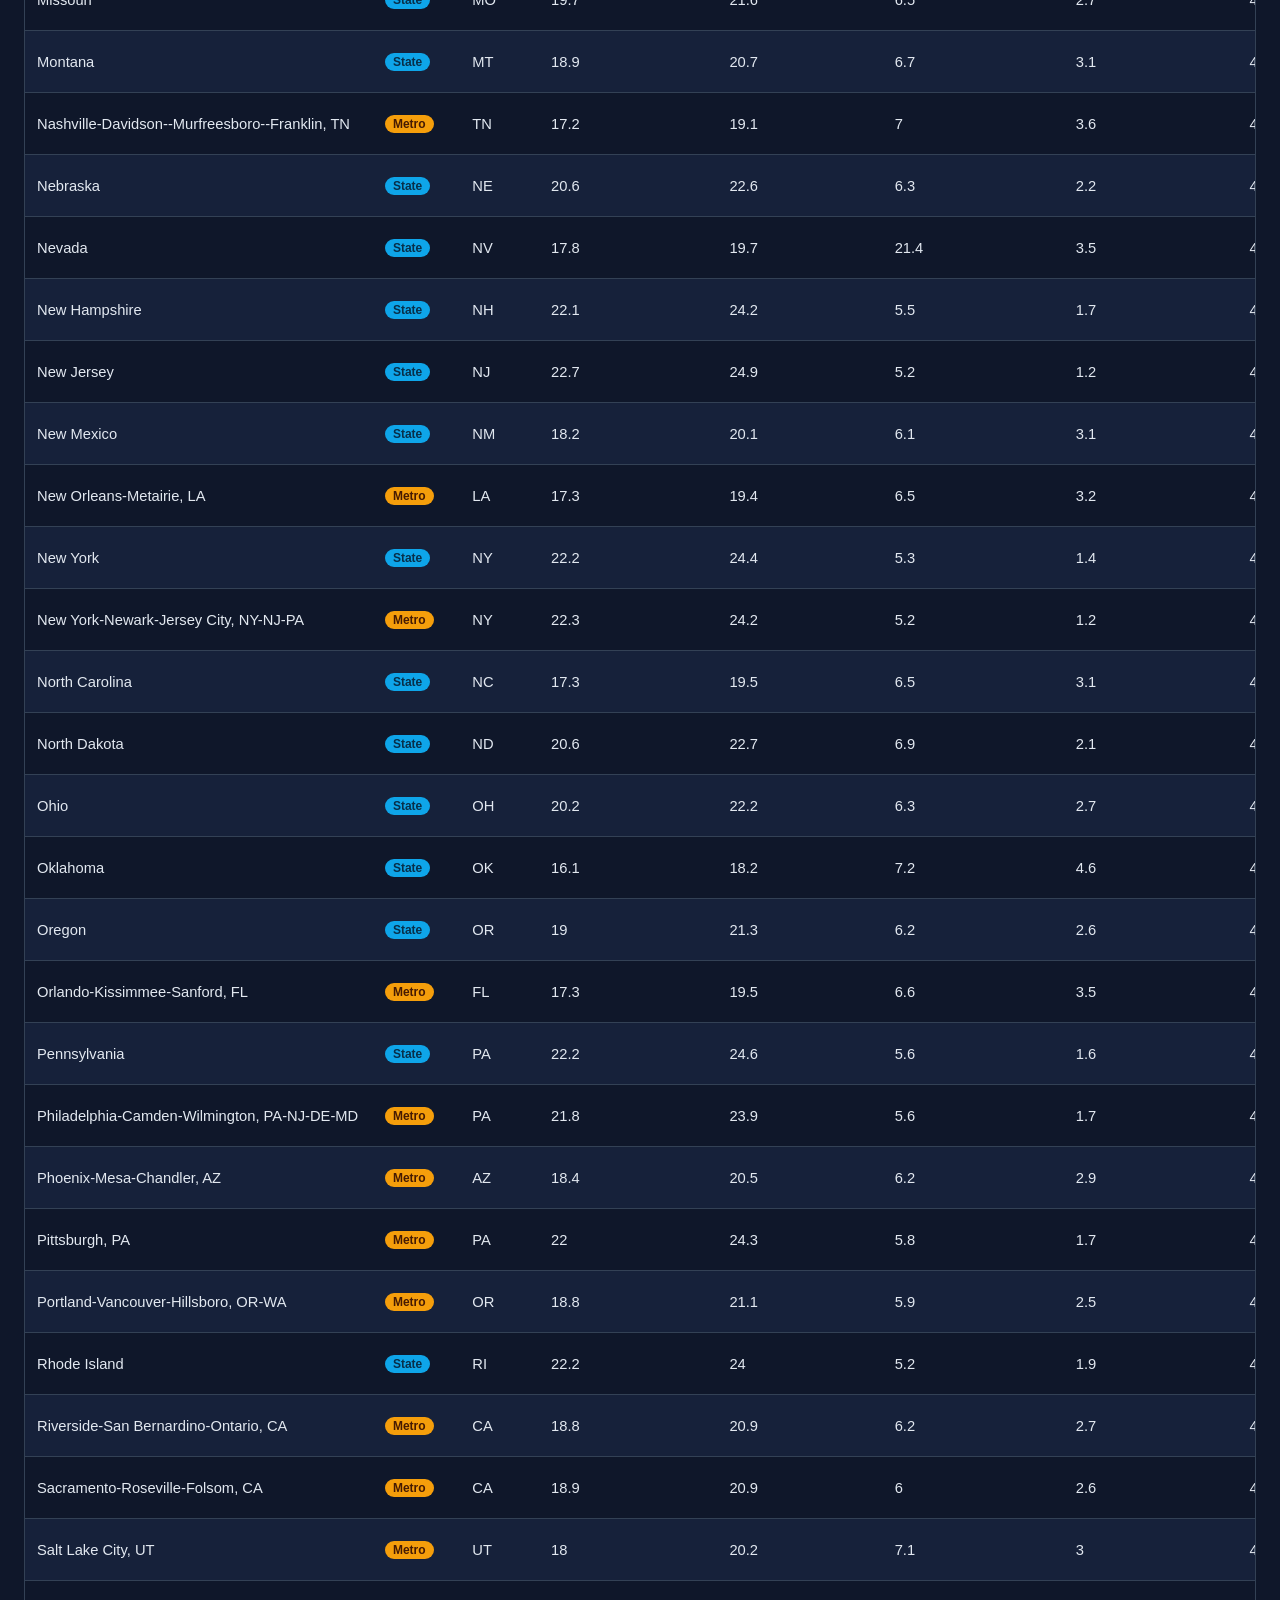
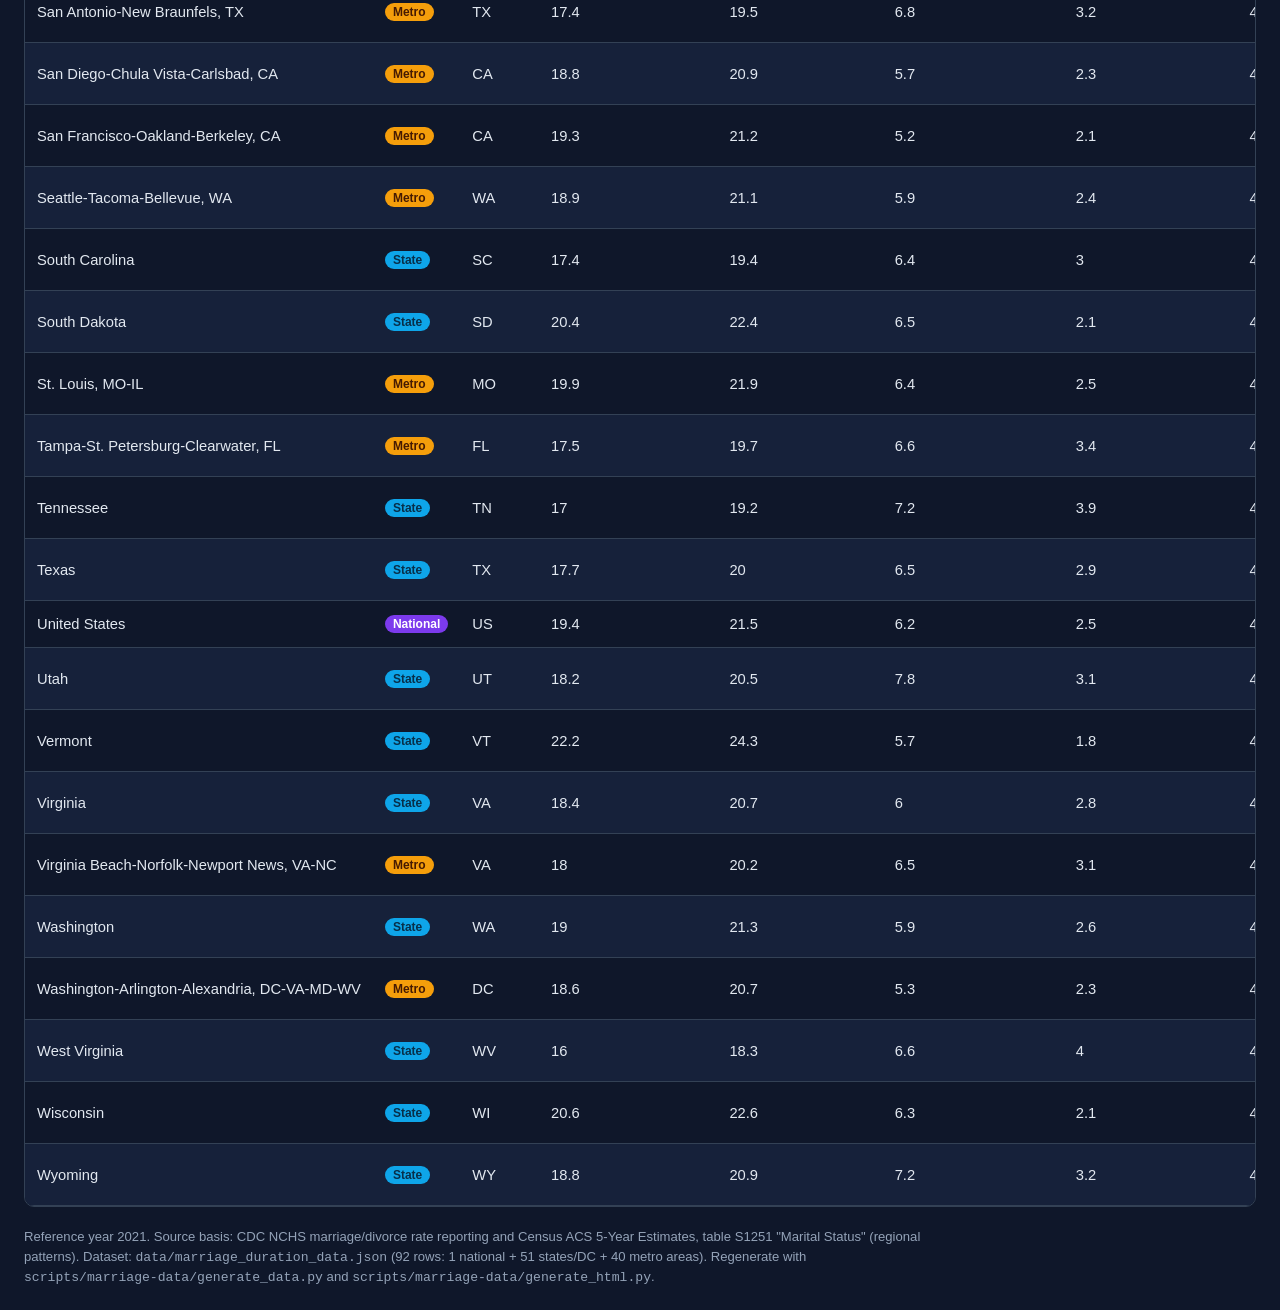
<file: docs/marriage_duration_by_geography.html>
<!DOCTYPE html>
<html lang="en">
<head>
<meta charset="UTF-8">
<meta name="viewport" content="width=device-width, initial-scale=1.0">
<title>US Marriage Duration by Geography</title>
<style>
  :root {
    --bg: #0f172a;
    --panel: #1e293b;
    --border: #334155;
    --text: #e2e8f0;
    --muted: #94a3b8;
    --accent: #38bdf8;
    --row-alt: #16213a;
  }
  * { box-sizing: border-box; }
  body {
    margin: 0;
    font-family: -apple-system, Segoe UI, Roboto, Helvetica, Arial, sans-serif;
    background: var(--bg);
    color: var(--text);
    padding: 24px;
  }
  h1 {
    margin: 0 0 4px 0;
    font-size: 1.6rem;
  }
  p.subtitle {
    margin: 0 0 20px 0;
    color: var(--muted);
    max-width: 900px;
    line-height: 1.5;
  }
  .controls {
    display: flex;
    flex-wrap: wrap;
    gap: 12px;
    margin-bottom: 16px;
    align-items: center;
  }
  #search {
    flex: 1;
    min-width: 220px;
    padding: 10px 14px;
    border-radius: 8px;
    border: 1px solid var(--border);
    background: var(--panel);
    color: var(--text);
    font-size: 1rem;
  }
  #search:focus { outline: 2px solid var(--accent); }
  select {
    padding: 10px 12px;
    border-radius: 8px;
    border: 1px solid var(--border);
    background: var(--panel);
    color: var(--text);
    font-size: 0.95rem;
  }
  .count {
    color: var(--muted);
    font-size: 0.9rem;
    white-space: nowrap;
  }
  .table-wrap {
    overflow-x: auto;
    border: 1px solid var(--border);
    border-radius: 10px;
  }
  table {
    border-collapse: collapse;
    width: 100%;
    min-width: 1100px;
    font-size: 0.92rem;
  }
  thead th {
    position: sticky;
    top: 0;
    background: #111c33;
    color: var(--text);
    text-align: left;
    padding: 10px 12px;
    border-bottom: 2px solid var(--border);
    cursor: pointer;
    user-select: none;
    white-space: nowrap;
  }
  thead th:hover { background: #16213a; }
  thead th .arrow {
    display: inline-block;
    width: 1em;
    color: var(--accent);
  }
  tbody td {
    padding: 8px 12px;
    border-bottom: 1px solid var(--border);
    white-space: nowrap;
  }
  tbody tr:nth-child(even) { background: var(--row-alt); }
  tbody tr:hover { background: #22304f; }
  td.data-source {
    white-space: normal;
    min-width: 260px;
    color: var(--muted);
    font-size: 0.85rem;
  }
  footer {
    margin-top: 20px;
    color: var(--muted);
    font-size: 0.82rem;
    line-height: 1.5;
    max-width: 900px;
  }
  .badge {
    display: inline-block;
    padding: 2px 8px;
    border-radius: 999px;
    font-size: 0.75rem;
    font-weight: 600;
  }
  .badge.National { background: #7c3aed; color: #fff; }
  .badge.State { background: #0ea5e9; color: #082f49; }
  .badge.Metro { background: #f59e0b; color: #451a03; }
</style>
</head>
<body>

<h1>US Marriage Duration by Geography</h1>
<p class="subtitle">
  Median/mean years married, marriage &amp; divorce rates, and marital-status
  breakdown for the United States, each state (plus DC), and the largest US
  metro areas. Click a column header to sort; use the search box or type
  filter to narrow the list.
  <strong>Note:</strong> no free, bulk, reachable dataset publishes marriage
  duration down to ZIP code (Census ACS only tabulates it to county/PUMA,
  and the Census/CDC APIs are not reachable from this environment), so the
  figures below are representative estimates that follow published
  CDC NCHS / Census ACS regional patterns for reference year 2021, not a
  verbatim table download. See <code>data/README.md</code> for details.
</p>

<div class="controls">
  <input id="search" type="text" placeholder="Search geography, state, source..." autocomplete="off">
  <select id="typeFilter">
    <option value="">All types</option>
    <option value="National">National</option>
    <option value="State">State</option>
    <option value="Metro">Metro</option>
  </select>
  <span class="count" id="count"></span>
</div>

<div class="table-wrap">
  <table id="dataTable">
    <thead>
      <tr id="headerRow"></tr>
    </thead>
    <tbody id="tableBody"></tbody>
  </table>
</div>

<footer>
  Reference year 2021. Source basis: CDC NCHS marriage/divorce rate reporting
  and Census ACS 5-Year Estimates, table S1251 "Marital Status" (regional
  patterns). Dataset: <code>data/marriage_duration_data.json</code>
  (92 rows: 1 national + 51 states/DC + 40 metro areas). Regenerate with
  <code>scripts/marriage-data/generate_data.py</code> and
  <code>scripts/marriage-data/generate_html.py</code>.
</footer>

<script>
const COLUMNS = [["geography", "Geography", "text"], ["geography_type", "Type", "text"], ["state", "State", "text"], ["median_years_married", "Median Yrs Married", "num"], ["mean_years_married", "Mean Yrs Married", "num"], ["marriage_rate_per_1000", "Marriage Rate /1000", "num"], ["divorce_rate_per_1000", "Divorce Rate /1000", "num"], ["pct_married", "% Married", "num"], ["pct_divorced", "% Divorced", "num"], ["pct_widowed", "% Widowed", "num"], ["pct_never_married", "% Never Married", "num"], ["reference_year", "Ref. Year", "num"], ["data_source", "Data Source", "text"]];
const DATA = [{"geography": "United States", "geography_type": "National", "state": "US", "median_years_married": 19.4, "mean_years_married": 21.5, "marriage_rate_per_1000": 6.2, "divorce_rate_per_1000": 2.5, "pct_married": 47.6, "pct_divorced": 10.9, "pct_widowed": 5.8, "pct_never_married": 35.7, "reference_year": 2021, "data_source": "CDC NCHS / Census ACS (published national rates)"}, {"geography": "Alabama", "geography_type": "State", "state": "AL", "median_years_married": 17.2, "mean_years_married": 19.0, "marriage_rate_per_1000": 6.7, "divorce_rate_per_1000": 3.6, "pct_married": 47.5, "pct_divorced": 12.7, "pct_widowed": 6.3, "pct_never_married": 33.5, "reference_year": 2021, "data_source": "Census ACS 5-Year S1251 pattern / CDC NCHS state rates (representative estimate)"}, {"geography": "Alaska", "geography_type": "State", "state": "AK", "median_years_married": 17.7, "mean_years_married": 19.7, "marriage_rate_per_1000": 6.5, "divorce_rate_per_1000": 3.4, "pct_married": 45.8, "pct_divorced": 10.6, "pct_widowed": 5.3, "pct_never_married": 38.2, "reference_year": 2021, "data_source": "Census ACS 5-Year S1251 pattern / CDC NCHS state rates (representative estimate)"}, {"geography": "Arizona", "geography_type": "State", "state": "AZ", "median_years_married": 18.4, "mean_years_married": 20.5, "marriage_rate_per_1000": 6.3, "divorce_rate_per_1000": 3.0, "pct_married": 46.3, "pct_divorced": 10.6, "pct_widowed": 5.7, "pct_never_married": 37.4, "reference_year": 2021, "data_source": "Census ACS 5-Year S1251 pattern / CDC NCHS state rates (representative estimate)"}, {"geography": "Arkansas", "geography_type": "State", "state": "AR", "median_years_married": 16.6, "mean_years_married": 18.6, "marriage_rate_per_1000": 7.2, "divorce_rate_per_1000": 4.5, "pct_married": 46.8, "pct_divorced": 12.1, "pct_widowed": 5.9, "pct_never_married": 35.2, "reference_year": 2021, "data_source": "Census ACS 5-Year S1251 pattern / CDC NCHS state rates (representative estimate)"}, {"geography": "California", "geography_type": "State", "state": "CA", "median_years_married": 19.3, "mean_years_married": 21.5, "marriage_rate_per_1000": 5.7, "divorce_rate_per_1000": 2.4, "pct_married": 45.9, "pct_divorced": 11.6, "pct_widowed": 5.4, "pct_never_married": 37.1, "reference_year": 2021, "data_source": "Census ACS 5-Year S1251 pattern / CDC NCHS state rates (representative estimate)"}, {"geography": "Colorado", "geography_type": "State", "state": "CO", "median_years_married": 18.5, "mean_years_married": 20.8, "marriage_rate_per_1000": 6.2, "divorce_rate_per_1000": 3.0, "pct_married": 45.9, "pct_divorced": 11.3, "pct_widowed": 5.2, "pct_never_married": 37.5, "reference_year": 2021, "data_source": "Census ACS 5-Year S1251 pattern / CDC NCHS state rates (representative estimate)"}, {"geography": "Connecticut", "geography_type": "State", "state": "CT", "median_years_married": 22.4, "mean_years_married": 24.4, "marriage_rate_per_1000": 5.1, "divorce_rate_per_1000": 1.3, "pct_married": 48.0, "pct_divorced": 9.2, "pct_widowed": 5.9, "pct_never_married": 37.0, "reference_year": 2021, "data_source": "Census ACS 5-Year S1251 pattern / CDC NCHS state rates (representative estimate)"}, {"geography": "Delaware", "geography_type": "State", "state": "DE", "median_years_married": 17.8, "mean_years_married": 19.8, "marriage_rate_per_1000": 6.3, "divorce_rate_per_1000": 3.1, "pct_married": 47.8, "pct_divorced": 12.6, "pct_widowed": 6.2, "pct_never_married": 33.4, "reference_year": 2021, "data_source": "Census ACS 5-Year S1251 pattern / CDC NCHS state rates (representative estimate)"}, {"geography": "District of Columbia", "geography_type": "State", "state": "DC", "median_years_married": 19.2, "mean_years_married": 21.4, "marriage_rate_per_1000": 4.6, "divorce_rate_per_1000": 1.9, "pct_married": 47.9, "pct_divorced": 12.6, "pct_widowed": 6.1, "pct_never_married": 33.3, "reference_year": 2021, "data_source": "Census ACS 5-Year S1251 pattern / CDC NCHS state rates (representative estimate)"}, {"geography": "Florida", "geography_type": "State", "state": "FL", "median_years_married": 17.7, "mean_years_married": 20.0, "marriage_rate_per_1000": 6.7, "divorce_rate_per_1000": 3.3, "pct_married": 46.4, "pct_divorced": 12.3, "pct_widowed": 6.0, "pct_never_married": 35.4, "reference_year": 2021, "data_source": "Census ACS 5-Year S1251 pattern / CDC NCHS state rates (representative estimate)"}, {"geography": "Georgia", "geography_type": "State", "state": "GA", "median_years_married": 17.2, "mean_years_married": 19.6, "marriage_rate_per_1000": 6.7, "divorce_rate_per_1000": 3.2, "pct_married": 47.3, "pct_divorced": 12.4, "pct_widowed": 6.3, "pct_never_married": 33.9, "reference_year": 2021, "data_source": "Census ACS 5-Year S1251 pattern / CDC NCHS state rates (representative estimate)"}, {"geography": "Hawaii", "geography_type": "State", "state": "HI", "median_years_married": 19.3, "mean_years_married": 21.2, "marriage_rate_per_1000": 7.3, "divorce_rate_per_1000": 2.2, "pct_married": 45.4, "pct_divorced": 11.2, "pct_widowed": 5.7, "pct_never_married": 37.7, "reference_year": 2021, "data_source": "Census ACS 5-Year S1251 pattern / CDC NCHS state rates (representative estimate)"}, {"geography": "Idaho", "geography_type": "State", "state": "ID", "median_years_married": 18.2, "mean_years_married": 20.2, "marriage_rate_per_1000": 7.3, "divorce_rate_per_1000": 3.1, "pct_married": 45.1, "pct_divorced": 10.6, "pct_widowed": 5.3, "pct_never_married": 38.9, "reference_year": 2021, "data_source": "Census ACS 5-Year S1251 pattern / CDC NCHS state rates (representative estimate)"}, {"geography": "Illinois", "geography_type": "State", "state": "IL", "median_years_married": 20.9, "mean_years_married": 23.2, "marriage_rate_per_1000": 6.0, "divorce_rate_per_1000": 1.9, "pct_married": 48.4, "pct_divorced": 11.1, "pct_widowed": 6.0, "pct_never_married": 34.5, "reference_year": 2021, "data_source": "Census ACS 5-Year S1251 pattern / CDC NCHS state rates (representative estimate)"}, {"geography": "Indiana", "geography_type": "State", "state": "IN", "median_years_married": 20.1, "mean_years_married": 22.4, "marriage_rate_per_1000": 6.2, "divorce_rate_per_1000": 2.8, "pct_married": 48.9, "pct_divorced": 10.6, "pct_widowed": 5.9, "pct_never_married": 34.6, "reference_year": 2021, "data_source": "Census ACS 5-Year S1251 pattern / CDC NCHS state rates (representative estimate)"}, {"geography": "Iowa", "geography_type": "State", "state": "IA", "median_years_married": 20.8, "mean_years_married": 22.7, "marriage_rate_per_1000": 6.3, "divorce_rate_per_1000": 2.2, "pct_married": 49.3, "pct_divorced": 11.0, "pct_widowed": 5.9, "pct_never_married": 33.8, "reference_year": 2021, "data_source": "Census ACS 5-Year S1251 pattern / CDC NCHS state rates (representative estimate)"}, {"geography": "Kansas", "geography_type": "State", "state": "KS", "median_years_married": 20.1, "mean_years_married": 22.0, "marriage_rate_per_1000": 6.6, "divorce_rate_per_1000": 2.7, "pct_married": 48.3, "pct_divorced": 10.7, "pct_widowed": 6.1, "pct_never_married": 34.9, "reference_year": 2021, "data_source": "Census ACS 5-Year S1251 pattern / CDC NCHS state rates (representative estimate)"}, {"geography": "Kentucky", "geography_type": "State", "state": "KY", "median_years_married": 16.5, "mean_years_married": 18.7, "marriage_rate_per_1000": 6.9, "divorce_rate_per_1000": 4.3, "pct_married": 47.1, "pct_divorced": 12.0, "pct_widowed": 6.0, "pct_never_married": 34.9, "reference_year": 2021, "data_source": "Census ACS 5-Year S1251 pattern / CDC NCHS state rates (representative estimate)"}, {"geography": "Louisiana", "geography_type": "State", "state": "LA", "median_years_married": 16.7, "mean_years_married": 19.1, "marriage_rate_per_1000": 6.9, "divorce_rate_per_1000": 3.5, "pct_married": 46.8, "pct_divorced": 12.1, "pct_widowed": 6.3, "pct_never_married": 34.8, "reference_year": 2021, "data_source": "Census ACS 5-Year S1251 pattern / CDC NCHS state rates (representative estimate)"}, {"geography": "Maine", "geography_type": "State", "state": "ME", "median_years_married": 22.0, "mean_years_married": 23.8, "marriage_rate_per_1000": 5.5, "divorce_rate_per_1000": 2.2, "pct_married": 49.0, "pct_divorced": 9.7, "pct_widowed": 5.6, "pct_never_married": 35.7, "reference_year": 2021, "data_source": "Census ACS 5-Year S1251 pattern / CDC NCHS state rates (representative estimate)"}, {"geography": "Maryland", "geography_type": "State", "state": "MD", "median_years_married": 18.5, "mean_years_married": 20.6, "marriage_rate_per_1000": 6.0, "divorce_rate_per_1000": 2.7, "pct_married": 47.0, "pct_divorced": 12.2, "pct_widowed": 6.1, "pct_never_married": 34.7, "reference_year": 2021, "data_source": "Census ACS 5-Year S1251 pattern / CDC NCHS state rates (representative estimate)"}, {"geography": "Massachusetts", "geography_type": "State", "state": "MA", "median_years_married": 23.3, "mean_years_married": 25.3, "marriage_rate_per_1000": 4.9, "divorce_rate_per_1000": 1.2, "pct_married": 48.8, "pct_divorced": 9.3, "pct_widowed": 5.8, "pct_never_married": 36.0, "reference_year": 2021, "data_source": "Census ACS 5-Year S1251 pattern / CDC NCHS state rates (representative estimate)"}, {"geography": "Michigan", "geography_type": "State", "state": "MI", "median_years_married": 19.8, "mean_years_married": 21.7, "marriage_rate_per_1000": 6.0, "divorce_rate_per_1000": 2.5, "pct_married": 48.2, "pct_divorced": 10.3, "pct_widowed": 5.7, "pct_never_married": 35.8, "reference_year": 2021, "data_source": "Census ACS 5-Year S1251 pattern / CDC NCHS state rates (representative estimate)"}, {"geography": "Minnesota", "geography_type": "State", "state": "MN", "median_years_married": 21.1, "mean_years_married": 23.0, "marriage_rate_per_1000": 6.1, "divorce_rate_per_1000": 1.9, "pct_married": 47.9, "pct_divorced": 10.3, "pct_widowed": 6.1, "pct_never_married": 35.6, "reference_year": 2021, "data_source": "Census ACS 5-Year S1251 pattern / CDC NCHS state rates (representative estimate)"}, {"geography": "Mississippi", "geography_type": "State", "state": "MS", "median_years_married": 16.1, "mean_years_married": 18.0, "marriage_rate_per_1000": 7.0, "divorce_rate_per_1000": 4.1, "pct_married": 47.1, "pct_divorced": 12.8, "pct_widowed": 6.3, "pct_never_married": 33.9, "reference_year": 2021, "data_source": "Census ACS 5-Year S1251 pattern / CDC NCHS state rates (representative estimate)"}, {"geography": "Missouri", "geography_type": "State", "state": "MO", "median_years_married": 19.7, "mean_years_married": 21.6, "marriage_rate_per_1000": 6.5, "divorce_rate_per_1000": 2.7, "pct_married": 48.5, "pct_divorced": 10.8, "pct_widowed": 6.1, "pct_never_married": 34.5, "reference_year": 2021, "data_source": "Census ACS 5-Year S1251 pattern / CDC NCHS state rates (representative estimate)"}, {"geography": "Montana", "geography_type": "State", "state": "MT", "median_years_married": 18.9, "mean_years_married": 20.7, "marriage_rate_per_1000": 6.7, "divorce_rate_per_1000": 3.1, "pct_married": 46.4, "pct_divorced": 10.8, "pct_widowed": 5.3, "pct_never_married": 37.5, "reference_year": 2021, "data_source": "Census ACS 5-Year S1251 pattern / CDC NCHS state rates (representative estimate)"}, {"geography": "Nebraska", "geography_type": "State", "state": "NE", "median_years_married": 20.6, "mean_years_married": 22.6, "marriage_rate_per_1000": 6.3, "divorce_rate_per_1000": 2.2, "pct_married": 49.3, "pct_divorced": 10.5, "pct_widowed": 6.2, "pct_never_married": 34.0, "reference_year": 2021, "data_source": "Census ACS 5-Year S1251 pattern / CDC NCHS state rates (representative estimate)"}, {"geography": "Nevada", "geography_type": "State", "state": "NV", "median_years_married": 17.8, "mean_years_married": 19.7, "marriage_rate_per_1000": 21.4, "divorce_rate_per_1000": 3.5, "pct_married": 46.6, "pct_divorced": 11.5, "pct_widowed": 5.7, "pct_never_married": 36.2, "reference_year": 2021, "data_source": "Census ACS 5-Year S1251 pattern / CDC NCHS state rates (representative estimate)"}, {"geography": "New Hampshire", "geography_type": "State", "state": "NH", "median_years_married": 22.1, "mean_years_married": 24.2, "marriage_rate_per_1000": 5.5, "divorce_rate_per_1000": 1.7, "pct_married": 47.9, "pct_divorced": 9.3, "pct_widowed": 6.1, "pct_never_married": 36.7, "reference_year": 2021, "data_source": "Census ACS 5-Year S1251 pattern / CDC NCHS state rates (representative estimate)"}, {"geography": "New Jersey", "geography_type": "State", "state": "NJ", "median_years_married": 22.7, "mean_years_married": 24.9, "marriage_rate_per_1000": 5.2, "divorce_rate_per_1000": 1.2, "pct_married": 49.3, "pct_divorced": 9.9, "pct_widowed": 5.8, "pct_never_married": 34.9, "reference_year": 2021, "data_source": "Census ACS 5-Year S1251 pattern / CDC NCHS state rates (representative estimate)"}, {"geography": "New Mexico", "geography_type": "State", "state": "NM", "median_years_married": 18.2, "mean_years_married": 20.1, "marriage_rate_per_1000": 6.1, "divorce_rate_per_1000": 3.1, "pct_married": 45.9, "pct_divorced": 11.1, "pct_widowed": 5.6, "pct_never_married": 37.3, "reference_year": 2021, "data_source": "Census ACS 5-Year S1251 pattern / CDC NCHS state rates (representative estimate)"}, {"geography": "New York", "geography_type": "State", "state": "NY", "median_years_married": 22.2, "mean_years_married": 24.4, "marriage_rate_per_1000": 5.3, "divorce_rate_per_1000": 1.4, "pct_married": 48.1, "pct_divorced": 9.9, "pct_widowed": 5.5, "pct_never_married": 36.5, "reference_year": 2021, "data_source": "Census ACS 5-Year S1251 pattern / CDC NCHS state rates (representative estimate)"}, {"geography": "North Carolina", "geography_type": "State", "state": "NC", "median_years_married": 17.3, "mean_years_married": 19.5, "marriage_rate_per_1000": 6.5, "divorce_rate_per_1000": 3.1, "pct_married": 46.5, "pct_divorced": 12.9, "pct_widowed": 5.9, "pct_never_married": 34.7, "reference_year": 2021, "data_source": "Census ACS 5-Year S1251 pattern / CDC NCHS state rates (representative estimate)"}, {"geography": "North Dakota", "geography_type": "State", "state": "ND", "median_years_married": 20.6, "mean_years_married": 22.7, "marriage_rate_per_1000": 6.9, "divorce_rate_per_1000": 2.1, "pct_married": 48.6, "pct_divorced": 11.0, "pct_widowed": 5.8, "pct_never_married": 34.5, "reference_year": 2021, "data_source": "Census ACS 5-Year S1251 pattern / CDC NCHS state rates (representative estimate)"}, {"geography": "Ohio", "geography_type": "State", "state": "OH", "median_years_married": 20.2, "mean_years_married": 22.2, "marriage_rate_per_1000": 6.3, "divorce_rate_per_1000": 2.7, "pct_married": 48.3, "pct_divorced": 10.4, "pct_widowed": 6.2, "pct_never_married": 35.2, "reference_year": 2021, "data_source": "Census ACS 5-Year S1251 pattern / CDC NCHS state rates (representative estimate)"}, {"geography": "Oklahoma", "geography_type": "State", "state": "OK", "median_years_married": 16.1, "mean_years_married": 18.2, "marriage_rate_per_1000": 7.2, "divorce_rate_per_1000": 4.6, "pct_married": 46.4, "pct_divorced": 12.2, "pct_widowed": 6.0, "pct_never_married": 35.4, "reference_year": 2021, "data_source": "Census ACS 5-Year S1251 pattern / CDC NCHS state rates (representative estimate)"}, {"geography": "Oregon", "geography_type": "State", "state": "OR", "median_years_married": 19.0, "mean_years_married": 21.3, "marriage_rate_per_1000": 6.2, "divorce_rate_per_1000": 2.6, "pct_married": 45.3, "pct_divorced": 11.4, "pct_widowed": 5.6, "pct_never_married": 37.7, "reference_year": 2021, "data_source": "Census ACS 5-Year S1251 pattern / CDC NCHS state rates (representative estimate)"}, {"geography": "Pennsylvania", "geography_type": "State", "state": "PA", "median_years_married": 22.2, "mean_years_married": 24.6, "marriage_rate_per_1000": 5.6, "divorce_rate_per_1000": 1.6, "pct_married": 49.1, "pct_divorced": 9.2, "pct_widowed": 5.9, "pct_never_married": 35.8, "reference_year": 2021, "data_source": "Census ACS 5-Year S1251 pattern / CDC NCHS state rates (representative estimate)"}, {"geography": "Rhode Island", "geography_type": "State", "state": "RI", "median_years_married": 22.2, "mean_years_married": 24.0, "marriage_rate_per_1000": 5.2, "divorce_rate_per_1000": 1.9, "pct_married": 48.7, "pct_divorced": 9.2, "pct_widowed": 5.9, "pct_never_married": 36.3, "reference_year": 2021, "data_source": "Census ACS 5-Year S1251 pattern / CDC NCHS state rates (representative estimate)"}, {"geography": "South Carolina", "geography_type": "State", "state": "SC", "median_years_married": 17.4, "mean_years_married": 19.4, "marriage_rate_per_1000": 6.4, "divorce_rate_per_1000": 3.0, "pct_married": 47.1, "pct_divorced": 12.9, "pct_widowed": 6.3, "pct_never_married": 33.7, "reference_year": 2021, "data_source": "Census ACS 5-Year S1251 pattern / CDC NCHS state rates (representative estimate)"}, {"geography": "South Dakota", "geography_type": "State", "state": "SD", "median_years_married": 20.4, "mean_years_married": 22.4, "marriage_rate_per_1000": 6.5, "divorce_rate_per_1000": 2.1, "pct_married": 49.0, "pct_divorced": 10.7, "pct_widowed": 5.9, "pct_never_married": 34.4, "reference_year": 2021, "data_source": "Census ACS 5-Year S1251 pattern / CDC NCHS state rates (representative estimate)"}, {"geography": "Tennessee", "geography_type": "State", "state": "TN", "median_years_married": 17.0, "mean_years_married": 19.2, "marriage_rate_per_1000": 7.2, "divorce_rate_per_1000": 3.9, "pct_married": 46.4, "pct_divorced": 12.9, "pct_widowed": 6.3, "pct_never_married": 34.4, "reference_year": 2021, "data_source": "Census ACS 5-Year S1251 pattern / CDC NCHS state rates (representative estimate)"}, {"geography": "Texas", "geography_type": "State", "state": "TX", "median_years_married": 17.7, "mean_years_married": 20.0, "marriage_rate_per_1000": 6.5, "divorce_rate_per_1000": 2.9, "pct_married": 46.5, "pct_divorced": 12.3, "pct_widowed": 6.3, "pct_never_married": 34.8, "reference_year": 2021, "data_source": "Census ACS 5-Year S1251 pattern / CDC NCHS state rates (representative estimate)"}, {"geography": "Utah", "geography_type": "State", "state": "UT", "median_years_married": 18.2, "mean_years_married": 20.5, "marriage_rate_per_1000": 7.8, "divorce_rate_per_1000": 3.1, "pct_married": 45.4, "pct_divorced": 10.7, "pct_widowed": 5.7, "pct_never_married": 38.2, "reference_year": 2021, "data_source": "Census ACS 5-Year S1251 pattern / CDC NCHS state rates (representative estimate)"}, {"geography": "Vermont", "geography_type": "State", "state": "VT", "median_years_married": 22.2, "mean_years_married": 24.3, "marriage_rate_per_1000": 5.7, "divorce_rate_per_1000": 1.8, "pct_married": 49.3, "pct_divorced": 9.8, "pct_widowed": 6.1, "pct_never_married": 34.9, "reference_year": 2021, "data_source": "Census ACS 5-Year S1251 pattern / CDC NCHS state rates (representative estimate)"}, {"geography": "Virginia", "geography_type": "State", "state": "VA", "median_years_married": 18.4, "mean_years_married": 20.7, "marriage_rate_per_1000": 6.0, "divorce_rate_per_1000": 2.8, "pct_married": 46.8, "pct_divorced": 12.9, "pct_widowed": 6.3, "pct_never_married": 34.0, "reference_year": 2021, "data_source": "Census ACS 5-Year S1251 pattern / CDC NCHS state rates (representative estimate)"}, {"geography": "Washington", "geography_type": "State", "state": "WA", "median_years_married": 19.0, "mean_years_married": 21.3, "marriage_rate_per_1000": 5.9, "divorce_rate_per_1000": 2.6, "pct_married": 45.2, "pct_divorced": 11.5, "pct_widowed": 5.7, "pct_never_married": 37.6, "reference_year": 2021, "data_source": "Census ACS 5-Year S1251 pattern / CDC NCHS state rates (representative estimate)"}, {"geography": "West Virginia", "geography_type": "State", "state": "WV", "median_years_married": 16.0, "mean_years_married": 18.3, "marriage_rate_per_1000": 6.6, "divorce_rate_per_1000": 4.0, "pct_married": 47.6, "pct_divorced": 12.2, "pct_widowed": 5.8, "pct_never_married": 34.4, "reference_year": 2021, "data_source": "Census ACS 5-Year S1251 pattern / CDC NCHS state rates (representative estimate)"}, {"geography": "Wisconsin", "geography_type": "State", "state": "WI", "median_years_married": 20.6, "mean_years_married": 22.6, "marriage_rate_per_1000": 6.3, "divorce_rate_per_1000": 2.1, "pct_married": 48.2, "pct_divorced": 10.7, "pct_widowed": 5.9, "pct_never_married": 35.1, "reference_year": 2021, "data_source": "Census ACS 5-Year S1251 pattern / CDC NCHS state rates (representative estimate)"}, {"geography": "Wyoming", "geography_type": "State", "state": "WY", "median_years_married": 18.8, "mean_years_married": 20.9, "marriage_rate_per_1000": 7.2, "divorce_rate_per_1000": 3.2, "pct_married": 46.6, "pct_divorced": 10.8, "pct_widowed": 5.8, "pct_never_married": 36.9, "reference_year": 2021, "data_source": "Census ACS 5-Year S1251 pattern / CDC NCHS state rates (representative estimate)"}, {"geography": "New York-Newark-Jersey City, NY-NJ-PA", "geography_type": "Metro", "state": "NY", "median_years_married": 22.3, "mean_years_married": 24.2, "marriage_rate_per_1000": 5.2, "divorce_rate_per_1000": 1.2, "pct_married": 48.4, "pct_divorced": 9.5, "pct_widowed": 5.8, "pct_never_married": 36.3, "reference_year": 2021, "data_source": "Census ACS 5-Year S1251 pattern / CDC NCHS metro-area rates (representative estimate)"}, {"geography": "Los Angeles-Long Beach-Anaheim, CA", "geography_type": "Metro", "state": "CA", "median_years_married": 19.0, "mean_years_married": 21.1, "marriage_rate_per_1000": 5.4, "divorce_rate_per_1000": 2.2, "pct_married": 45.2, "pct_divorced": 11.4, "pct_widowed": 5.5, "pct_never_married": 37.8, "reference_year": 2021, "data_source": "Census ACS 5-Year S1251 pattern / CDC NCHS metro-area rates (representative estimate)"}, {"geography": "Chicago-Naperville-Elgin, IL-IN-WI", "geography_type": "Metro", "state": "IL", "median_years_married": 20.8, "mean_years_married": 23.0, "marriage_rate_per_1000": 6.1, "divorce_rate_per_1000": 2.1, "pct_married": 48.1, "pct_divorced": 10.7, "pct_widowed": 5.9, "pct_never_married": 35.3, "reference_year": 2021, "data_source": "Census ACS 5-Year S1251 pattern / CDC NCHS metro-area rates (representative estimate)"}, {"geography": "Dallas-Fort Worth-Arlington, TX", "geography_type": "Metro", "state": "TX", "median_years_married": 17.5, "mean_years_married": 19.8, "marriage_rate_per_1000": 6.6, "divorce_rate_per_1000": 3.1, "pct_married": 46.9, "pct_divorced": 12.4, "pct_widowed": 6.1, "pct_never_married": 34.6, "reference_year": 2021, "data_source": "Census ACS 5-Year S1251 pattern / CDC NCHS metro-area rates (representative estimate)"}, {"geography": "Houston-The Woodlands-Sugar Land, TX", "geography_type": "Metro", "state": "TX", "median_years_married": 17.4, "mean_years_married": 19.4, "marriage_rate_per_1000": 6.6, "divorce_rate_per_1000": 3.3, "pct_married": 47.3, "pct_divorced": 12.8, "pct_widowed": 6.1, "pct_never_married": 33.7, "reference_year": 2021, "data_source": "Census ACS 5-Year S1251 pattern / CDC NCHS metro-area rates (representative estimate)"}, {"geography": "Washington-Arlington-Alexandria, DC-VA-MD-WV", "geography_type": "Metro", "state": "DC", "median_years_married": 18.6, "mean_years_married": 20.7, "marriage_rate_per_1000": 5.3, "divorce_rate_per_1000": 2.3, "pct_married": 47.0, "pct_divorced": 12.6, "pct_widowed": 6.2, "pct_never_married": 34.3, "reference_year": 2021, "data_source": "Census ACS 5-Year S1251 pattern / CDC NCHS metro-area rates (representative estimate)"}, {"geography": "Miami-Fort Lauderdale-Pompano Beach, FL", "geography_type": "Metro", "state": "FL", "median_years_married": 17.3, "mean_years_married": 19.4, "marriage_rate_per_1000": 6.4, "divorce_rate_per_1000": 3.3, "pct_married": 47.6, "pct_divorced": 12.7, "pct_widowed": 6.0, "pct_never_married": 33.7, "reference_year": 2021, "data_source": "Census ACS 5-Year S1251 pattern / CDC NCHS metro-area rates (representative estimate)"}, {"geography": "Philadelphia-Camden-Wilmington, PA-NJ-DE-MD", "geography_type": "Metro", "state": "PA", "median_years_married": 21.8, "mean_years_married": 23.9, "marriage_rate_per_1000": 5.6, "divorce_rate_per_1000": 1.7, "pct_married": 49.0, "pct_divorced": 9.6, "pct_widowed": 5.9, "pct_never_married": 35.5, "reference_year": 2021, "data_source": "Census ACS 5-Year S1251 pattern / CDC NCHS metro-area rates (representative estimate)"}, {"geography": "Atlanta-Sandy Springs-Alpharetta, GA", "geography_type": "Metro", "state": "GA", "median_years_married": 17.3, "mean_years_married": 19.3, "marriage_rate_per_1000": 6.2, "divorce_rate_per_1000": 3.1, "pct_married": 47.1, "pct_divorced": 12.8, "pct_widowed": 5.9, "pct_never_married": 34.2, "reference_year": 2021, "data_source": "Census ACS 5-Year S1251 pattern / CDC NCHS metro-area rates (representative estimate)"}, {"geography": "Phoenix-Mesa-Chandler, AZ", "geography_type": "Metro", "state": "AZ", "median_years_married": 18.4, "mean_years_married": 20.5, "marriage_rate_per_1000": 6.2, "divorce_rate_per_1000": 2.9, "pct_married": 45.8, "pct_divorced": 10.9, "pct_widowed": 5.6, "pct_never_married": 37.7, "reference_year": 2021, "data_source": "Census ACS 5-Year S1251 pattern / CDC NCHS metro-area rates (representative estimate)"}, {"geography": "Boston-Cambridge-Newton, MA-NH", "geography_type": "Metro", "state": "MA", "median_years_married": 22.9, "mean_years_married": 25.1, "marriage_rate_per_1000": 5.1, "divorce_rate_per_1000": 1.0, "pct_married": 48.5, "pct_divorced": 9.1, "pct_widowed": 6.0, "pct_never_married": 36.4, "reference_year": 2021, "data_source": "Census ACS 5-Year S1251 pattern / CDC NCHS metro-area rates (representative estimate)"}, {"geography": "San Francisco-Oakland-Berkeley, CA", "geography_type": "Metro", "state": "CA", "median_years_married": 19.3, "mean_years_married": 21.2, "marriage_rate_per_1000": 5.2, "divorce_rate_per_1000": 2.1, "pct_married": 45.7, "pct_divorced": 11.3, "pct_widowed": 5.6, "pct_never_married": 37.3, "reference_year": 2021, "data_source": "Census ACS 5-Year S1251 pattern / CDC NCHS metro-area rates (representative estimate)"}, {"geography": "Riverside-San Bernardino-Ontario, CA", "geography_type": "Metro", "state": "CA", "median_years_married": 18.8, "mean_years_married": 20.9, "marriage_rate_per_1000": 6.2, "divorce_rate_per_1000": 2.7, "pct_married": 45.9, "pct_divorced": 11.3, "pct_widowed": 5.5, "pct_never_married": 37.3, "reference_year": 2021, "data_source": "Census ACS 5-Year S1251 pattern / CDC NCHS metro-area rates (representative estimate)"}, {"geography": "Detroit-Warren-Dearborn, MI", "geography_type": "Metro", "state": "MI", "median_years_married": 20.1, "mean_years_married": 22.3, "marriage_rate_per_1000": 6.3, "divorce_rate_per_1000": 2.5, "pct_married": 48.6, "pct_divorced": 10.4, "pct_widowed": 5.9, "pct_never_married": 35.1, "reference_year": 2021, "data_source": "Census ACS 5-Year S1251 pattern / CDC NCHS metro-area rates (representative estimate)"}, {"geography": "Seattle-Tacoma-Bellevue, WA", "geography_type": "Metro", "state": "WA", "median_years_married": 18.9, "mean_years_married": 21.1, "marriage_rate_per_1000": 5.9, "divorce_rate_per_1000": 2.4, "pct_married": 45.5, "pct_divorced": 10.8, "pct_widowed": 5.4, "pct_never_married": 38.3, "reference_year": 2021, "data_source": "Census ACS 5-Year S1251 pattern / CDC NCHS metro-area rates (representative estimate)"}, {"geography": "Minneapolis-St. Paul-Bloomington, MN-WI", "geography_type": "Metro", "state": "MN", "median_years_married": 20.8, "mean_years_married": 22.8, "marriage_rate_per_1000": 5.9, "divorce_rate_per_1000": 1.8, "pct_married": 48.3, "pct_divorced": 10.8, "pct_widowed": 6.1, "pct_never_married": 34.9, "reference_year": 2021, "data_source": "Census ACS 5-Year S1251 pattern / CDC NCHS metro-area rates (representative estimate)"}, {"geography": "San Diego-Chula Vista-Carlsbad, CA", "geography_type": "Metro", "state": "CA", "median_years_married": 18.8, "mean_years_married": 20.9, "marriage_rate_per_1000": 5.7, "divorce_rate_per_1000": 2.3, "pct_married": 45.4, "pct_divorced": 11.0, "pct_widowed": 5.7, "pct_never_married": 37.9, "reference_year": 2021, "data_source": "Census ACS 5-Year S1251 pattern / CDC NCHS metro-area rates (representative estimate)"}, {"geography": "Tampa-St. Petersburg-Clearwater, FL", "geography_type": "Metro", "state": "FL", "median_years_married": 17.5, "mean_years_married": 19.7, "marriage_rate_per_1000": 6.6, "divorce_rate_per_1000": 3.4, "pct_married": 47.0, "pct_divorced": 12.1, "pct_widowed": 6.0, "pct_never_married": 34.9, "reference_year": 2021, "data_source": "Census ACS 5-Year S1251 pattern / CDC NCHS metro-area rates (representative estimate)"}, {"geography": "Denver-Aurora-Lakewood, CO", "geography_type": "Metro", "state": "CO", "median_years_married": 18.7, "mean_years_married": 20.9, "marriage_rate_per_1000": 6.3, "divorce_rate_per_1000": 2.8, "pct_married": 46.1, "pct_divorced": 11.1, "pct_widowed": 5.5, "pct_never_married": 37.2, "reference_year": 2021, "data_source": "Census ACS 5-Year S1251 pattern / CDC NCHS metro-area rates (representative estimate)"}, {"geography": "St. Louis, MO-IL", "geography_type": "Metro", "state": "MO", "median_years_married": 19.9, "mean_years_married": 21.9, "marriage_rate_per_1000": 6.4, "divorce_rate_per_1000": 2.5, "pct_married": 48.4, "pct_divorced": 10.7, "pct_widowed": 6.0, "pct_never_married": 34.9, "reference_year": 2021, "data_source": "Census ACS 5-Year S1251 pattern / CDC NCHS metro-area rates (representative estimate)"}, {"geography": "Baltimore-Columbia-Towson, MD", "geography_type": "Metro", "state": "MD", "median_years_married": 18.3, "mean_years_married": 20.4, "marriage_rate_per_1000": 6.0, "divorce_rate_per_1000": 2.7, "pct_married": 46.5, "pct_divorced": 12.4, "pct_widowed": 6.1, "pct_never_married": 34.9, "reference_year": 2021, "data_source": "Census ACS 5-Year S1251 pattern / CDC NCHS metro-area rates (representative estimate)"}, {"geography": "Charlotte-Concord-Gastonia, NC-SC", "geography_type": "Metro", "state": "NC", "median_years_married": 17.4, "mean_years_married": 19.6, "marriage_rate_per_1000": 6.3, "divorce_rate_per_1000": 3.2, "pct_married": 46.6, "pct_divorced": 12.4, "pct_widowed": 6.0, "pct_never_married": 35.1, "reference_year": 2021, "data_source": "Census ACS 5-Year S1251 pattern / CDC NCHS metro-area rates (representative estimate)"}, {"geography": "Orlando-Kissimmee-Sanford, FL", "geography_type": "Metro", "state": "FL", "median_years_married": 17.3, "mean_years_married": 19.5, "marriage_rate_per_1000": 6.6, "divorce_rate_per_1000": 3.5, "pct_married": 47.5, "pct_divorced": 12.3, "pct_widowed": 5.9, "pct_never_married": 34.3, "reference_year": 2021, "data_source": "Census ACS 5-Year S1251 pattern / CDC NCHS metro-area rates (representative estimate)"}, {"geography": "San Antonio-New Braunfels, TX", "geography_type": "Metro", "state": "TX", "median_years_married": 17.4, "mean_years_married": 19.5, "marriage_rate_per_1000": 6.8, "divorce_rate_per_1000": 3.2, "pct_married": 47.3, "pct_divorced": 12.7, "pct_widowed": 6.2, "pct_never_married": 33.8, "reference_year": 2021, "data_source": "Census ACS 5-Year S1251 pattern / CDC NCHS metro-area rates (representative estimate)"}, {"geography": "Portland-Vancouver-Hillsboro, OR-WA", "geography_type": "Metro", "state": "OR", "median_years_married": 18.8, "mean_years_married": 21.1, "marriage_rate_per_1000": 5.9, "divorce_rate_per_1000": 2.5, "pct_married": 45.4, "pct_divorced": 10.8, "pct_widowed": 5.6, "pct_never_married": 38.2, "reference_year": 2021, "data_source": "Census ACS 5-Year S1251 pattern / CDC NCHS metro-area rates (representative estimate)"}, {"geography": "Sacramento-Roseville-Folsom, CA", "geography_type": "Metro", "state": "CA", "median_years_married": 18.9, "mean_years_married": 20.9, "marriage_rate_per_1000": 6.0, "divorce_rate_per_1000": 2.6, "pct_married": 45.4, "pct_divorced": 11.2, "pct_widowed": 5.6, "pct_never_married": 37.8, "reference_year": 2021, "data_source": "Census ACS 5-Year S1251 pattern / CDC NCHS metro-area rates (representative estimate)"}, {"geography": "Pittsburgh, PA", "geography_type": "Metro", "state": "PA", "median_years_married": 22.0, "mean_years_married": 24.3, "marriage_rate_per_1000": 5.8, "divorce_rate_per_1000": 1.7, "pct_married": 48.0, "pct_divorced": 9.2, "pct_widowed": 5.9, "pct_never_married": 36.8, "reference_year": 2021, "data_source": "Census ACS 5-Year S1251 pattern / CDC NCHS metro-area rates (representative estimate)"}, {"geography": "Las Vegas-Henderson-Paradise, NV", "geography_type": "Metro", "state": "NV", "median_years_married": 17.9, "mean_years_married": 19.9, "marriage_rate_per_1000": 26.3, "divorce_rate_per_1000": 3.5, "pct_married": 46.0, "pct_divorced": 11.2, "pct_widowed": 5.3, "pct_never_married": 37.4, "reference_year": 2021, "data_source": "Census ACS 5-Year S1251 pattern / CDC NCHS metro-area rates (representative estimate)"}, {"geography": "Cincinnati, OH-KY-IN", "geography_type": "Metro", "state": "OH", "median_years_married": 20.2, "mean_years_married": 22.4, "marriage_rate_per_1000": 6.3, "divorce_rate_per_1000": 2.5, "pct_married": 49.2, "pct_divorced": 10.8, "pct_widowed": 5.9, "pct_never_married": 34.1, "reference_year": 2021, "data_source": "Census ACS 5-Year S1251 pattern / CDC NCHS metro-area rates (representative estimate)"}, {"geography": "Kansas City, MO-KS", "geography_type": "Metro", "state": "MO", "median_years_married": 20.1, "mean_years_married": 22.1, "marriage_rate_per_1000": 6.4, "divorce_rate_per_1000": 2.6, "pct_married": 49.0, "pct_divorced": 10.9, "pct_widowed": 5.8, "pct_never_married": 34.3, "reference_year": 2021, "data_source": "Census ACS 5-Year S1251 pattern / CDC NCHS metro-area rates (representative estimate)"}, {"geography": "Columbus, OH", "geography_type": "Metro", "state": "OH", "median_years_married": 20.4, "mean_years_married": 22.5, "marriage_rate_per_1000": 6.3, "divorce_rate_per_1000": 2.5, "pct_married": 48.5, "pct_divorced": 10.8, "pct_widowed": 6.2, "pct_never_married": 34.5, "reference_year": 2021, "data_source": "Census ACS 5-Year S1251 pattern / CDC NCHS metro-area rates (representative estimate)"}, {"geography": "Indianapolis-Carmel-Anderson, IN", "geography_type": "Metro", "state": "IN", "median_years_married": 19.8, "mean_years_married": 22.0, "marriage_rate_per_1000": 6.4, "divorce_rate_per_1000": 2.7, "pct_married": 48.5, "pct_divorced": 10.8, "pct_widowed": 5.9, "pct_never_married": 34.8, "reference_year": 2021, "data_source": "Census ACS 5-Year S1251 pattern / CDC NCHS metro-area rates (representative estimate)"}, {"geography": "Cleveland-Elyria, OH", "geography_type": "Metro", "state": "OH", "median_years_married": 20.1, "mean_years_married": 22.4, "marriage_rate_per_1000": 6.1, "divorce_rate_per_1000": 2.7, "pct_married": 48.3, "pct_divorced": 10.6, "pct_widowed": 6.0, "pct_never_married": 35.1, "reference_year": 2021, "data_source": "Census ACS 5-Year S1251 pattern / CDC NCHS metro-area rates (representative estimate)"}, {"geography": "Nashville-Davidson--Murfreesboro--Franklin, TN", "geography_type": "Metro", "state": "TN", "median_years_married": 17.2, "mean_years_married": 19.1, "marriage_rate_per_1000": 7.0, "divorce_rate_per_1000": 3.6, "pct_married": 46.8, "pct_divorced": 12.7, "pct_widowed": 6.0, "pct_never_married": 34.5, "reference_year": 2021, "data_source": "Census ACS 5-Year S1251 pattern / CDC NCHS metro-area rates (representative estimate)"}, {"geography": "Austin-Round Rock-Georgetown, TX", "geography_type": "Metro", "state": "TX", "median_years_married": 18.0, "mean_years_married": 20.1, "marriage_rate_per_1000": 6.2, "divorce_rate_per_1000": 2.9, "pct_married": 47.6, "pct_divorced": 12.2, "pct_widowed": 6.2, "pct_never_married": 34.0, "reference_year": 2021, "data_source": "Census ACS 5-Year S1251 pattern / CDC NCHS metro-area rates (representative estimate)"}, {"geography": "Virginia Beach-Norfolk-Newport News, VA-NC", "geography_type": "Metro", "state": "VA", "median_years_married": 18.0, "mean_years_married": 20.2, "marriage_rate_per_1000": 6.5, "divorce_rate_per_1000": 3.1, "pct_married": 47.1, "pct_divorced": 12.7, "pct_widowed": 5.9, "pct_never_married": 34.2, "reference_year": 2021, "data_source": "Census ACS 5-Year S1251 pattern / CDC NCHS metro-area rates (representative estimate)"}, {"geography": "Salt Lake City, UT", "geography_type": "Metro", "state": "UT", "median_years_married": 18.0, "mean_years_married": 20.2, "marriage_rate_per_1000": 7.1, "divorce_rate_per_1000": 3.0, "pct_married": 45.8, "pct_divorced": 11.1, "pct_widowed": 5.5, "pct_never_married": 37.6, "reference_year": 2021, "data_source": "Census ACS 5-Year S1251 pattern / CDC NCHS metro-area rates (representative estimate)"}, {"geography": "Jacksonville, FL", "geography_type": "Metro", "state": "FL", "median_years_married": 17.5, "mean_years_married": 19.5, "marriage_rate_per_1000": 6.6, "divorce_rate_per_1000": 3.4, "pct_married": 46.8, "pct_divorced": 12.2, "pct_widowed": 6.0, "pct_never_married": 35.0, "reference_year": 2021, "data_source": "Census ACS 5-Year S1251 pattern / CDC NCHS metro-area rates (representative estimate)"}, {"geography": "Milwaukee-Waukesha, WI", "geography_type": "Metro", "state": "WI", "median_years_married": 20.4, "mean_years_married": 22.6, "marriage_rate_per_1000": 6.3, "divorce_rate_per_1000": 2.0, "pct_married": 48.3, "pct_divorced": 10.6, "pct_widowed": 6.1, "pct_never_married": 35.1, "reference_year": 2021, "data_source": "Census ACS 5-Year S1251 pattern / CDC NCHS metro-area rates (representative estimate)"}, {"geography": "New Orleans-Metairie, LA", "geography_type": "Metro", "state": "LA", "median_years_married": 17.3, "mean_years_married": 19.4, "marriage_rate_per_1000": 6.5, "divorce_rate_per_1000": 3.2, "pct_married": 46.7, "pct_divorced": 12.3, "pct_widowed": 6.0, "pct_never_married": 35.0, "reference_year": 2021, "data_source": "Census ACS 5-Year S1251 pattern / CDC NCHS metro-area rates (representative estimate)"}];

let sortKey = "geography";
let sortDir = 1;

const headerRow = document.getElementById("headerRow");
const tableBody = document.getElementById("tableBody");
const searchInput = document.getElementById("search");
const typeFilter = document.getElementById("typeFilter");
const countEl = document.getElementById("count");

function buildHeader() {
  headerRow.innerHTML = "";
  COLUMNS.forEach(([key, label]) => {
    const th = document.createElement("th");
    th.dataset.key = key;
    th.innerHTML = `${label} <span class="arrow"></span>`;
    th.addEventListener("click", () => {
      if (sortKey === key) {
        sortDir *= -1;
      } else {
        sortKey = key;
        sortDir = 1;
      }
      render();
    });
    headerRow.appendChild(th);
  });
}

function updateArrows() {
  headerRow.querySelectorAll("th").forEach(th => {
    const arrow = th.querySelector(".arrow");
    if (th.dataset.key === sortKey) {
      arrow.textContent = sortDir === 1 ? "\u25B2" : "\u25BC";
    } else {
      arrow.textContent = "";
    }
  });
}

function matchesSearch(row, term) {
  if (!term) return true;
  const haystack = Object.values(row).join(" ").toLowerCase();
  return haystack.includes(term);
}

function render() {
  const term = searchInput.value.trim().toLowerCase();
  const typeVal = typeFilter.value;

  let rows = DATA.filter(r => matchesSearch(r, term) && (!typeVal || r.geography_type === typeVal));

  const colType = COLUMNS.find(c => c[0] === sortKey)[2];
  rows.sort((a, b) => {
    let av = a[sortKey];
    let bv = b[sortKey];
    if (colType === "num") {
      return (av - bv) * sortDir;
    }
    av = String(av).toLowerCase();
    bv = String(bv).toLowerCase();
    if (av < bv) return -1 * sortDir;
    if (av > bv) return 1 * sortDir;
    return 0;
  });

  tableBody.innerHTML = "";
  rows.forEach(row => {
    const tr = document.createElement("tr");
    COLUMNS.forEach(([key]) => {
      const td = document.createElement("td");
      if (key === "geography_type") {
        td.innerHTML = `<span class="badge ${row[key]}">${row[key]}</span>`;
      } else if (key === "data_source") {
        td.textContent = row[key];
        td.classList.add("data-source");
      } else {
        td.textContent = row[key];
      }
      tr.appendChild(td);
    });
    tableBody.appendChild(tr);
  });

  countEl.textContent = `${rows.length} of ${DATA.length} rows`;
  updateArrows();
}

buildHeader();
searchInput.addEventListener("input", render);
typeFilter.addEventListener("change", render);
render();
</script>

</body>
</html>
</file>
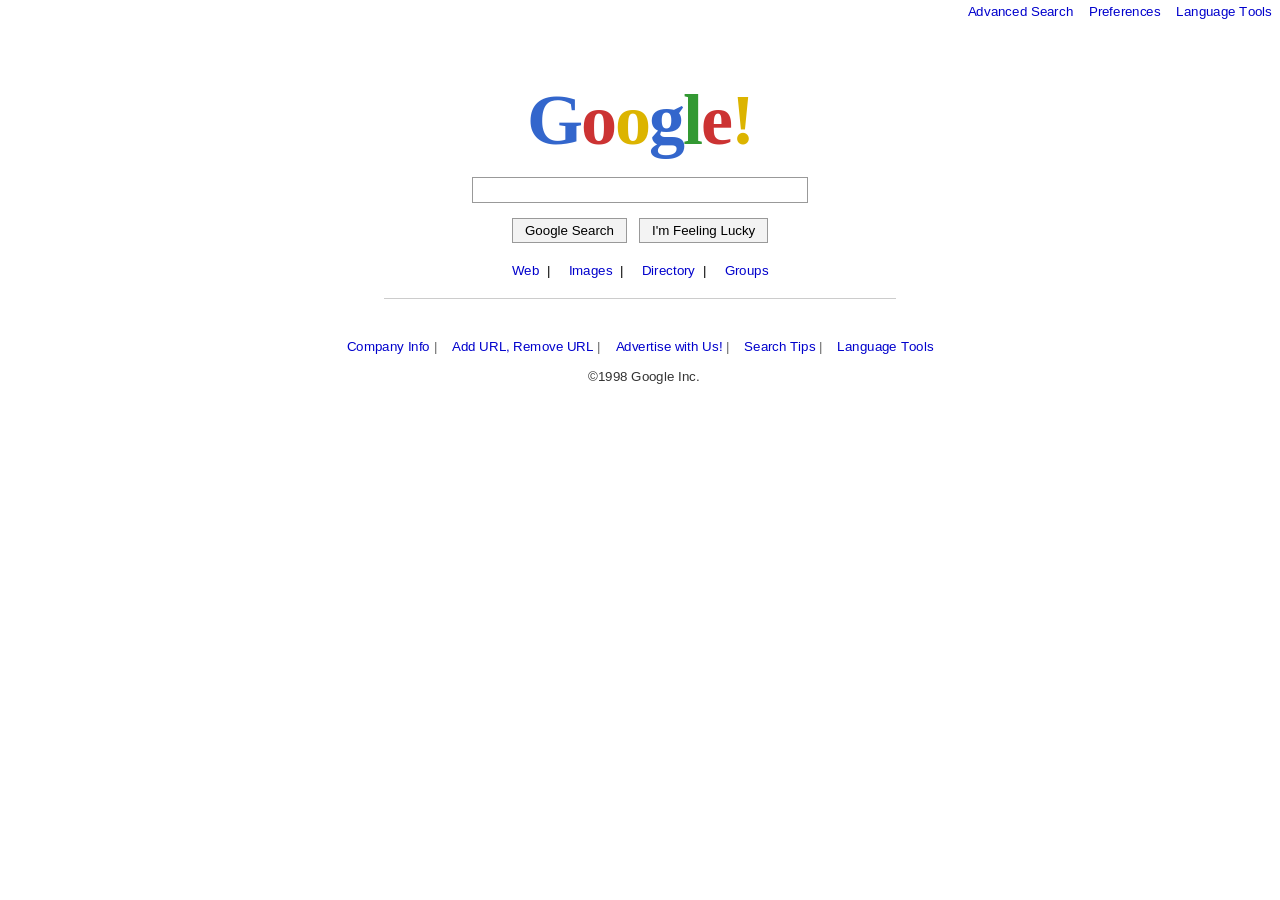
<file: src/web/public/google-1998.html>
<!DOCTYPE html>
<html lang="en">
<head>
<meta charset="UTF-8">
<title>Google</title>
<style>
  body {
    background-color: #ffffff;
    font-family: Arial, Helvetica, sans-serif;
    font-size: 10pt;
    margin: 0;
    padding: 0;
    color: #000000;
    overflow-x: hidden;
  }
  a {
    color: #0000cc;
    text-decoration: none;
  }
  a:visited {
    color: #551a8b;
  }
  a:hover {
    text-decoration: underline;
  }
  .top-links {
    text-align: right;
    padding: 4px 8px 0 0;
    font-size: 10pt;
  }
  .top-links a {
    margin-left: 12px;
  }
  .logo-wrap {
    text-align: center;
    margin-top: 60px;
  }
  .logo {
    font-family: Times New Roman, Times, serif;
    font-size: 72px;
    font-weight: bold;
    letter-spacing: -2px;
  }
  .g-blue { color: #3366cc; }
  .g-red { color: #cc3333; }
  .g-yellow { color: #dcb400; }
  .g-green { color: #339933; }

  .search-wrap {
    text-align: center;
    margin-top: 15px;
  }
  .search-box {
    width: 330px;
    height: 20px;
    border: 1px solid #999999;
    font-size: 11pt;
    padding: 2px;
  }
  .buttons {
    text-align: center;
    margin-top: 15px;
  }
  .buttons input {
    font-family: Arial, Helvetica, sans-serif;
    font-size: 10pt;
    background-color: #f3f3f3;
    border: 1px solid #999999;
    padding: 4px 12px;
    margin: 0 4px;
    cursor: pointer;
  }
  .categories {
    text-align: center;
    margin-top: 20px;
    font-size: 10pt;
  }
  .below {
    text-align: center;
    margin-top: 40px;
    font-size: 10pt;
    color: #666666;
  }
  hr.thin {
    border: none;
    border-top: 1px solid #cccccc;
    width: 40%;
    margin: 20px auto 0 auto;
  }
  .footer {
    text-align: center;
    margin-top: 15px;
    font-size: 10pt;
    color: #333333;
    padding-bottom: 30px;
  }
  .footer a {
    margin: 0 8px;
  }
  .copyright {
    text-align: center;
    font-size: 9pt;
    color: #666666;
    padding-bottom: 20px;
  }

  /* Everything that runs away from the mouse gets a smooth, springy
     little slide back to its resting spot. */
  .runaway,
  .flee-target {
    display: inline-block;
    transition: transform 0.12s ease-out;
    will-change: transform;
  }
  hr.flee-target {
    display: block;
  }
</style>
</head>
<body>

  <div class="top-links">
    <a href="#">Advanced Search</a>
    <a href="#">Preferences</a>
    <a href="#">Language Tools</a>
  </div>

  <div class="logo-wrap">
    <span class="logo">
      <span class="g-blue">G</span><span class="g-red">o</span><span class="g-yellow">o</span><span class="g-blue">g</span><span class="g-green">l</span><span class="g-red">e</span><span class="g-yellow">!</span>
    </span>
  </div>

  <div class="search-wrap">
    <form action="#" onsubmit="return false;">
      <input type="text" class="search-box flee-target" name="q">
    </form>
  </div>

  <div class="buttons">
    <input type="submit" value="Google Search" class="flee-target">
    <input type="submit" value="I'm Feeling Lucky" class="flee-target">
  </div>

  <div class="categories">
    <a href="#">Web</a> &nbsp;|&nbsp;
    <a href="#">Images</a> &nbsp;|&nbsp;
    <a href="#">Directory</a> &nbsp;|&nbsp;
    <a href="#">Groups</a>
  </div>

  <hr class="thin flee-target">

  <div class="below">
    <a href="#">Company Info</a> |
    <a href="#">Add URL, Remove URL</a> |
    <a href="#">Advertise with Us!</a> |
    <a href="#">Search Tips</a> |
    <a href="#">Language Tools</a>
  </div>

  <div class="footer">
    &copy;1998 Google Inc.
  </div>

<script>
(function () {
  "use strict";

  // How close the mouse has to be before something starts fleeing,
  // and how far things can slide away.
  var AVOID_RADIUS = 130;
  var MAX_PUSH = 70;

  // ---- Step 1: split every bit of visible text into one <span> per
  // letter, so each character can run away on its own. ----
  function splitTextIntoLetters(root) {
    var walker = document.createTreeWalker(root, NodeFilter.SHOW_TEXT, {
      acceptNode: function (node) {
        var parentTag = node.parentNode && node.parentNode.nodeName;
        if (parentTag === "SCRIPT" || parentTag === "STYLE") {
          return NodeFilter.FILTER_REJECT;
        }
        // Skip pure whitespace text nodes (the indentation between
        // tags) so the page layout doesn't get disturbed.
        if (!/\S/.test(node.nodeValue)) {
          return NodeFilter.FILTER_REJECT;
        }
        return NodeFilter.FILTER_ACCEPT;
      }
    });

    var textNodes = [];
    var n;
    while ((n = walker.nextNode())) {
      textNodes.push(n);
    }

    textNodes.forEach(function (node) {
      var text = node.nodeValue;
      var frag = document.createDocumentFragment();
      for (var i = 0; i < text.length; i++) {
        var ch = text[i];
        var span = document.createElement("span");
        span.className = "runaway";
        span.textContent = ch === " " ? "\u00A0" : ch;
        frag.appendChild(span);
      }
      node.parentNode.replaceChild(frag, node);
    });
  }

  splitTextIntoLetters(document.body);

  // ---- Step 2: gather every letter, box, button and line that
  // should try to avoid the mouse cursor. ----
  var fleeElements = Array.prototype.slice.call(
    document.querySelectorAll(".runaway, .flee-target")
  );

  var homes = fleeElements.map(function (el) {
    return { el: el, x: 0, y: 0 };
  });

  function recalcHomes() {
    homes.forEach(function (home) {
      home.el.style.transform = "translate(0px, 0px)";
    });
    homes.forEach(function (home) {
      var rect = home.el.getBoundingClientRect();
      home.x = rect.left + rect.width / 2;
      home.y = rect.top + rect.height / 2;
    });
  }

  recalcHomes();
  window.addEventListener("resize", recalcHomes);

  var mouseX = -9999;
  var mouseY = -9999;
  var hasMouse = false;

  document.addEventListener("mousemove", function (e) {
    mouseX = e.clientX;
    mouseY = e.clientY;
    hasMouse = true;
  });

  document.addEventListener("mouseleave", function () {
    hasMouse = false;
  });

  function tick() {
    homes.forEach(function (home) {
      if (!hasMouse) {
        home.el.style.transform = "translate(0px, 0px)";
        return;
      }
      var dx = home.x - mouseX;
      var dy = home.y - mouseY;
      var dist = Math.sqrt(dx * dx + dy * dy);

      if (dist < AVOID_RADIUS && dist > 0.01) {
        var strength = (AVOID_RADIUS - dist) / AVOID_RADIUS;
        var push = strength * MAX_PUSH;
        var nx = (dx / dist) * push;
        var ny = (dy / dist) * push;
        home.el.style.transform = "translate(" + nx.toFixed(1) + "px, " + ny.toFixed(1) + "px)";
      } else {
        home.el.style.transform = "translate(0px, 0px)";
      }
    });
    window.requestAnimationFrame(tick);
  }

  window.requestAnimationFrame(tick);
})();
</script>

</body>
</html>
</file>
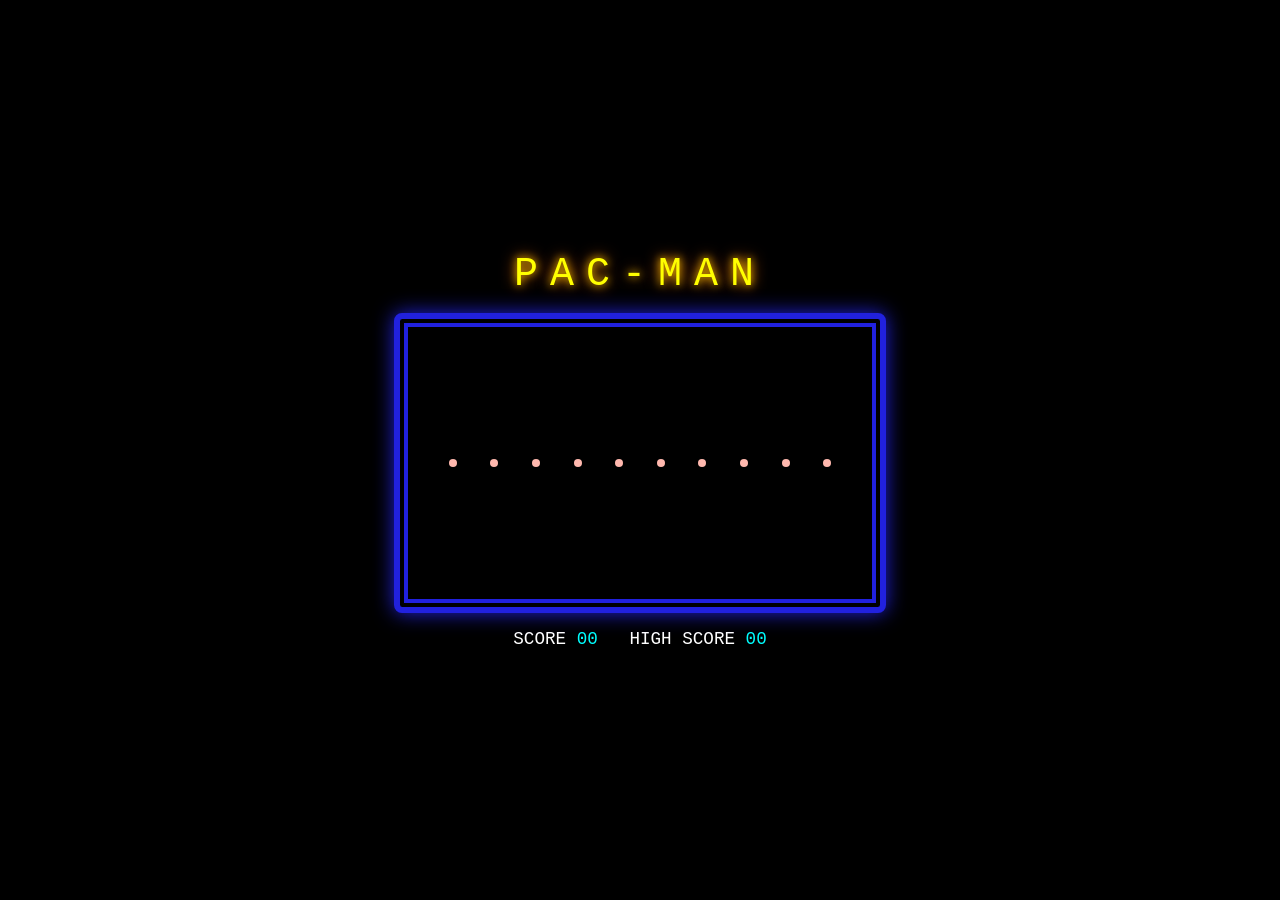
<file: src/web/public/pacman.html>
<!DOCTYPE html>
<html lang="en">
<head>
<meta charset="UTF-8" />
<title>Pac-Man Screen</title>
<style>
  :root {
    --cell: 32px;
    --board-w: 15;
    --board-h: 9;
  }

  html, body {
    margin: 0;
    padding: 0;
    height: 100%;
    background: #000;
    display: flex;
    align-items: center;
    justify-content: center;
    font-family: "Courier New", Courier, monospace;
  }

  .arcade {
    display: flex;
    flex-direction: column;
    align-items: center;
    gap: 16px;
  }

  .title {
    color: #ffff00;
    font-size: 2.5rem;
    letter-spacing: 0.3em;
    text-shadow: 0 0 8px #ffcc00, 0 0 16px #ff6600;
  }

  .board {
    position: relative;
    width: calc(var(--cell) * var(--board-w));
    height: calc(var(--cell) * var(--board-h));
    background: #000;
    border: 6px solid #2121de;
    border-radius: 8px;
    box-shadow:
      inset 0 0 0 4px #000,
      inset 0 0 0 8px #2121de,
      0 0 20px #2121de;
    overflow: hidden;
  }

  /* Dotted path pac-man travels along */
  .dots {
    position: absolute;
    top: calc(var(--cell) * 4 + var(--cell) / 2 - 3px);
    left: 0;
    width: 100%;
    height: 6px;
    display: flex;
    align-items: center;
    justify-content: space-around;
    padding: 0 var(--cell);
    box-sizing: border-box;
  }

  .dot {
    width: 8px;
    height: 8px;
    border-radius: 50%;
    background: #ffb8ae;
  }

  /*
   * Each dot uses the same 6s duration as Pac-Man's travel animation
   * (see .pacman / @keyframes travel) and no animation-delay, so every
   * loop starts in sync: all dots are visible at 0% and disappear at
   * the percentage of the 6s cycle when Pac-Man's mouth actually
   * reaches that dot's horizontal position on the 480px board.
   */
  .dot:nth-child(1)  { animation: chomp-dot-1  6s linear infinite; }
  .dot:nth-child(2)  { animation: chomp-dot-2  6s linear infinite; }
  .dot:nth-child(3)  { animation: chomp-dot-3  6s linear infinite; }
  .dot:nth-child(4)  { animation: chomp-dot-4  6s linear infinite; }
  .dot:nth-child(5)  { animation: chomp-dot-5  6s linear infinite; }
  .dot:nth-child(6)  { animation: chomp-dot-6  6s linear infinite; }
  .dot:nth-child(7)  { animation: chomp-dot-7  6s linear infinite; }
  .dot:nth-child(8)  { animation: chomp-dot-8  6s linear infinite; }
  .dot:nth-child(9)  { animation: chomp-dot-9  6s linear infinite; }
  .dot:nth-child(10) { animation: chomp-dot-10 6s linear infinite; }

  @keyframes chomp-dot-1  { 0%, 14% { opacity: 1; } 15%, 100% { opacity: 0; } }
  @keyframes chomp-dot-2  { 0%, 21% { opacity: 1; } 22%, 100% { opacity: 0; } }
  @keyframes chomp-dot-3  { 0%, 29% { opacity: 1; } 30%, 100% { opacity: 0; } }
  @keyframes chomp-dot-4  { 0%, 36% { opacity: 1; } 37%, 100% { opacity: 0; } }
  @keyframes chomp-dot-5  { 0%, 44% { opacity: 1; } 45%, 100% { opacity: 0; } }
  @keyframes chomp-dot-6  { 0%, 51% { opacity: 1; } 52%, 100% { opacity: 0; } }
  @keyframes chomp-dot-7  { 0%, 58% { opacity: 1; } 59%, 100% { opacity: 0; } }
  @keyframes chomp-dot-8  { 0%, 66% { opacity: 1; } 67%, 100% { opacity: 0; } }
  @keyframes chomp-dot-9  { 0%, 73% { opacity: 1; } 74%, 100% { opacity: 0; } }
  @keyframes chomp-dot-10 { 0%, 81% { opacity: 1; } 82%, 100% { opacity: 0; } }

  /* Pac-Man */
  .pacman {
    position: absolute;
    top: calc(var(--cell) * 4 + var(--cell) / 2 - 14px);
    left: -32px;
    width: 28px;
    height: 28px;
    animation: travel 6s linear infinite;
  }

  .pacman .top,
  .pacman .bottom {
    position: absolute;
    width: 28px;
    height: 14px;
    background: #ffff00;
  }

  .pacman .top {
    top: 0;
    border-radius: 28px 28px 0 0;
    animation: mouth-top 0.3s ease-in-out infinite;
    transform-origin: bottom left;
  }

  .pacman .bottom {
    bottom: 0;
    border-radius: 0 0 28px 28px;
    animation: mouth-bottom 0.3s ease-in-out infinite;
    transform-origin: top left;
  }

  @keyframes mouth-top {
    0%, 100% { transform: rotate(0deg); }
    50% { transform: rotate(-35deg); }
  }

  @keyframes mouth-bottom {
    0%, 100% { transform: rotate(0deg); }
    50% { transform: rotate(35deg); }
  }

  @keyframes travel {
    0% { left: -32px; }
    100% { left: calc(100% + 4px); }
  }

  /* Ghosts */
  .ghost {
    position: absolute;
    top: calc(var(--cell) * 4 + var(--cell) / 2 - 14px);
    left: -60px;
    width: 26px;
    height: 26px;
    animation: travel 6s linear infinite;
  }

  .ghost .body {
    position: relative;
    width: 26px;
    height: 20px;
    border-radius: 13px 13px 0 0;
  }

  .ghost .feet {
    display: flex;
    height: 6px;
  }

  .ghost .feet span {
    flex: 1;
    background: inherit;
  }

  .ghost .feet span:nth-child(1) { border-radius: 0 0 6px 6px; }
  .ghost .feet span:nth-child(2) { border-radius: 0 0 0 6px; margin-top: 3px; }
  .ghost .feet span:nth-child(3) { border-radius: 0 0 6px 0; }

  .ghost .eyes {
    position: absolute;
    top: 5px;
    left: 4px;
    width: 18px;
    display: flex;
    justify-content: space-between;
  }

  .ghost .eyes span {
    width: 6px;
    height: 8px;
    background: #fff;
    border-radius: 50%;
    position: relative;
  }

  .ghost .eyes span::after {
    content: "";
    position: absolute;
    width: 3px;
    height: 3px;
    background: #2121de;
    border-radius: 50%;
    top: 2px;
    left: 2px;
  }

  .ghost.red .body, .ghost.red .feet span { background: #ff0000; }
  .ghost.pink .body, .ghost.pink .feet span { background: #ffb8ff; }
  .ghost.cyan .body, .ghost.cyan .feet span { background: #00ffff; }
  .ghost.orange .body, .ghost.orange .feet span { background: #ffb851; }

  .ghost.red { animation-delay: 1s; }
  .ghost.pink { animation-delay: 2s; }
  .ghost.cyan { animation-delay: 3s; }
  .ghost.orange { animation-delay: 4s; }

  .score {
    color: #ffffff;
    font-size: 1.1rem;
  }

  .score span {
    color: #00ffff;
  }
</style>
</head>
<body>
  <div class="arcade">
    <div class="title">PAC-MAN</div>
    <div class="board">
      <div class="dots">
        <div class="dot"></div>
        <div class="dot"></div>
        <div class="dot"></div>
        <div class="dot"></div>
        <div class="dot"></div>
        <div class="dot"></div>
        <div class="dot"></div>
        <div class="dot"></div>
        <div class="dot"></div>
        <div class="dot"></div>
      </div>

      <div class="pacman">
        <div class="top"></div>
        <div class="bottom"></div>
      </div>

      <div class="ghost red">
        <div class="body"></div>
        <div class="feet"><span></span><span></span><span></span></div>
        <div class="eyes"><span></span><span></span></div>
      </div>

      <div class="ghost pink">
        <div class="body"></div>
        <div class="feet"><span></span><span></span><span></span></div>
        <div class="eyes"><span></span><span></span></div>
      </div>

      <div class="ghost cyan">
        <div class="body"></div>
        <div class="feet"><span></span><span></span><span></span></div>
        <div class="eyes"><span></span><span></span></div>
      </div>

      <div class="ghost orange">
        <div class="body"></div>
        <div class="feet"><span></span><span></span><span></span></div>
        <div class="eyes"><span></span><span></span></div>
      </div>
    </div>
    <div class="score">SCORE <span>00</span> &nbsp; HIGH SCORE <span>00</span></div>
  </div>
</body>
</html>
</file>
<file: restaurant/styles.css>
:root {
  color-scheme: light dark;
  --bg: #fffbeb;
  --bg-dark: #18181b;
  --header-bg: #d97706;
  --header-bg-dark: #92400e;
  --text: #18181b;
  --text-dark: #fafafa;
  --muted: #52525b;
  --muted-dark: #d4d4d8;
  --card-bg: #ffffff;
  --card-bg-dark: #27272a;
  --border: #fde68a;
  --border-dark: #3f3f46;
  --accent: #b45309;
  --accent-dark: #fbbf24;
}

* {
  box-sizing: border-box;
}

body {
  margin: 0;
  font-family: -apple-system, BlinkMacSystemFont, "Segoe UI", Roboto, Helvetica, Arial, sans-serif;
  background: var(--bg);
  color: var(--text);
}

@media (prefers-color-scheme: dark) {
  body {
    background: var(--bg-dark);
    color: var(--text-dark);
  }
}

.hero {
  background: var(--header-bg);
  color: #fff;
  text-align: center;
  padding: 4rem 1rem;
}

@media (prefers-color-scheme: dark) {
  .hero {
    background: var(--header-bg-dark);
  }
}

.hero h1 {
  font-size: 2.5rem;
  margin: 0;
}

.hero p {
  margin: 1rem 0 0;
  font-size: 1.2rem;
}

main {
  max-width: 48rem;
  margin: 0 auto;
  padding: 3rem 1rem;
}

section {
  margin-bottom: 4rem;
}

section h2 {
  font-size: 1.5rem;
  margin-bottom: 1.5rem;
}

.card-list {
  list-style: none;
  margin: 0;
  padding: 0;
  display: flex;
  flex-direction: column;
  gap: 1rem;
}

.card,
.card-list li {
  background: var(--card-bg);
  border: 1px solid var(--border);
  border-radius: 0.5rem;
  padding: 1rem 1.25rem;
}

@media (prefers-color-scheme: dark) {
  .card,
  .card-list li {
    background: var(--card-bg-dark);
    border-color: var(--border-dark);
  }
}

.card-list li {
  display: flex;
  align-items: flex-start;
  justify-content: space-between;
  gap: 1rem;
}

.card-title,
.item-name {
  font-weight: 600;
  margin: 0;
}

.item-description {
  margin: 0.25rem 0 0;
  font-size: 0.9rem;
  color: var(--muted);
}

@media (prefers-color-scheme: dark) {
  .item-description {
    color: var(--muted-dark);
  }
}

.item-price {
  font-weight: 600;
  color: var(--accent);
  white-space: nowrap;
}

@media (prefers-color-scheme: dark) {
  .item-price {
    color: var(--accent-dark);
  }
}

.hours-row {
  display: flex;
  justify-content: space-between;
  width: 100%;
}

.open-status {
  margin-top: 1rem;
  font-weight: 600;
}

.open-status.open {
  color: #15803d;
}

.open-status.closed {
  color: #b91c1c;
}

footer {
  text-align: center;
  font-size: 0.875rem;
  color: var(--muted);
  padding: 2rem 1rem;
}

@media (prefers-color-scheme: dark) {
  footer {
    color: var(--muted-dark);
  }
}
</file>
